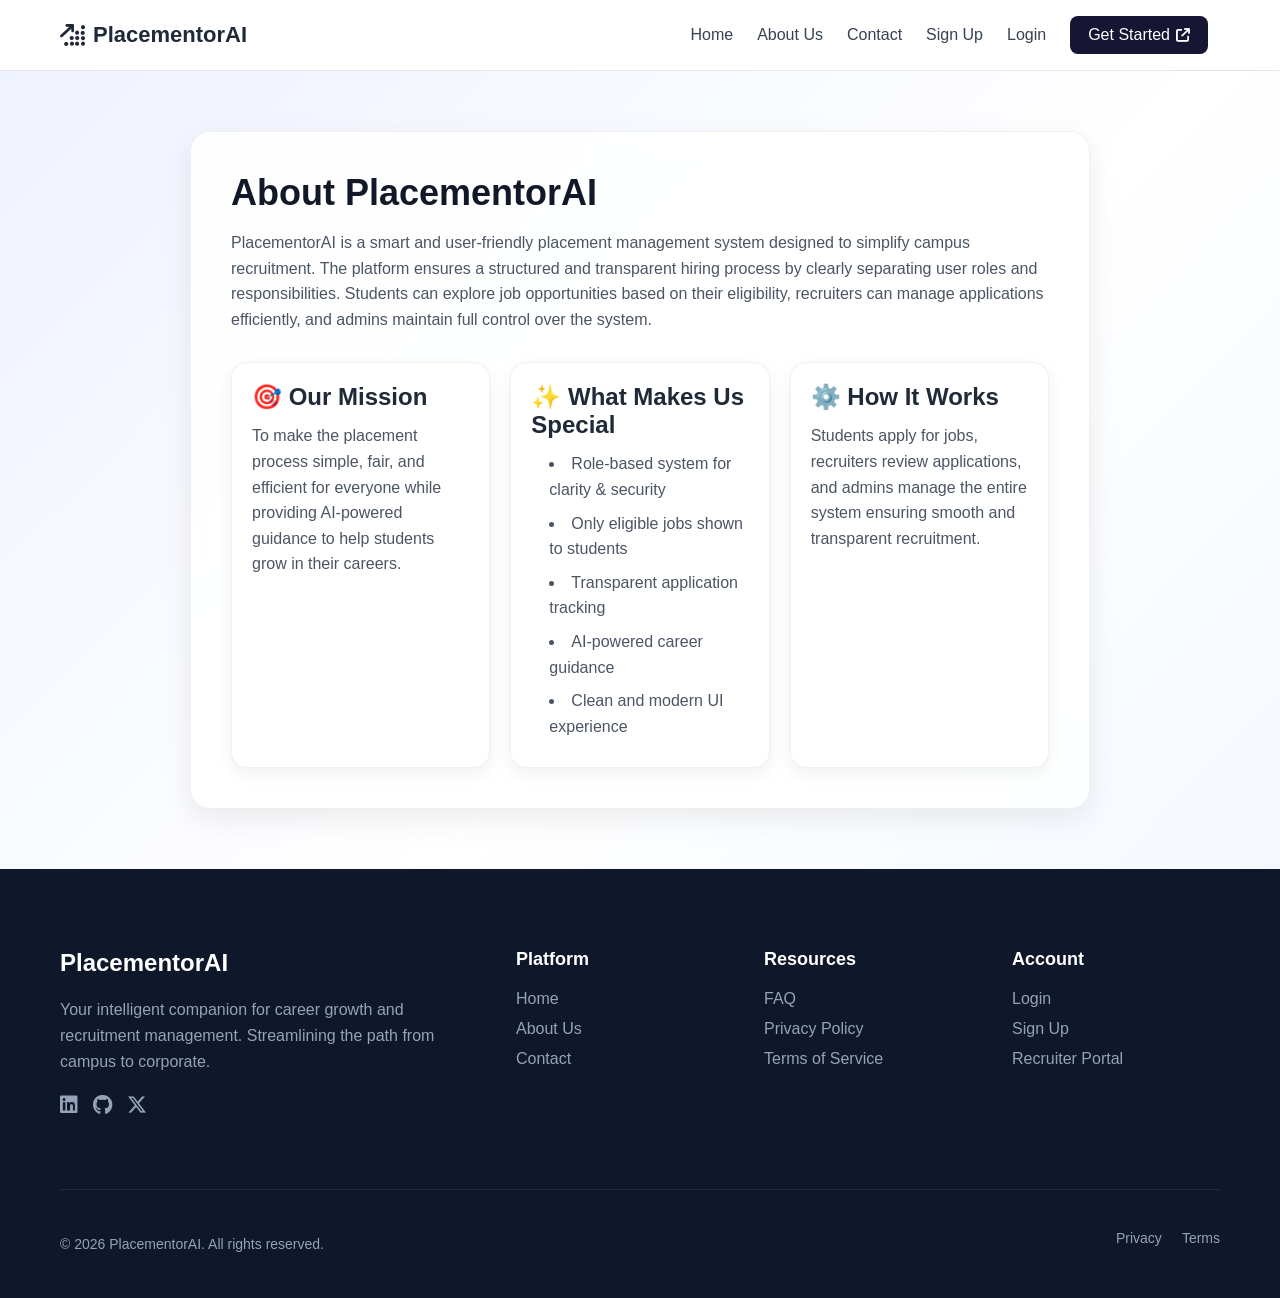
<file: frontend/About.html>
<!DOCTYPE html>
<html lang="en">
<head>
  <meta charset="UTF-8" />
  <meta name="viewport" content="width=device-width, initial-scale=1.0"/>
  <title>PlacementorAI - About Us</title>
  <link rel="stylesheet" href="https://cdnjs.cloudflare.com/ajax/libs/font-awesome/6.5.0/css/all.min.css">

  <style>
    /* BASE */
    * { margin: 0; padding: 0; box-sizing: border-box; font-family: Inter, sans-serif; }
    body { background: linear-gradient(to bottom right, #eef2ff, #ffffff, #eff6ff); color: #1f2937; }
    .container { max-width: 1200px; margin: auto; padding: 0 20px; }

    /* HEADER & RESPONSIVE NAVBAR */
    .header { background: #fff; padding: 16px 0; border-bottom: 1px solid #e5e7eb; position: sticky; top: 0; z-index: 1000; }
    .nav { display: flex; justify-content: space-between; align-items: center; }
    .logo { font-size: 22px; font-weight: 700; display: flex; align-items: center; gap: 8px; }
    
    /* Navigation Menu Links Wrapper */
    .nav-menu { display: flex; align-items: center; }
    .nav-menu a { margin: 0 12px; text-decoration: none; color: #374151; font-weight: 500; transition: color 0.2s; }
    .nav-menu a:hover { color: #4f46e5; }
    .login { color: #4f46e5; }
    
    .btn { padding: 10px 18px; border-radius: 8px; border: none; cursor: pointer; font-weight: 500; display: inline-flex; align-items: center; text-decoration: none; }
    .primary { background: #161533; color: #fff !important; }
    .primary:hover { background: #23214d; color: #fff !important; }
    .secondary { background: #e5e7eb; color: #374151; }

    /* Mobile Hamburger Menu Toggle Button Button */
    .menu-toggle { display: none; background: none; border: none; font-size: 24px; color: #374151; cursor: pointer; }

    /* HERO */
    .hero { display: grid; grid-template-columns: 1fr 1fr; gap: 50px; padding: 80px 0; align-items: center; }
    .badge { display: inline-block; background: #e0e7ff; color: #4338ca; padding: 6px 14px; border-radius: 999px; margin-bottom: 20px; font-weight: 500; }
    .hero h1 { font-size: 42px; line-height: 1.2; margin-bottom: 20px; font-weight: 700; }
    .hero p { font-size: 18px; color: #6b7280; line-height: 1.5; }

    .features { display: grid; grid-template-columns: repeat(2,1fr); gap: 16px; margin: 30px 0; }
    .feature {
      display: flex;
      gap: 12px;
      background: #fff;
      padding: 14px;
      border-radius: 12px;
      align-items: center;
      transition: transform 0.2s ease, box-shadow 0.2s ease;
    }

    .feature:hover {
      transform: translateY(-3px);
      box-shadow: 0 8px 20px rgba(0,0,0,0.08);
    }    
    .feature h4 { font-size: 16px; font-weight: 600; margin-bottom: 4px; }
    .feature p { font-size: 14px; color: #6b7280; }

    .cta { display: flex; gap: 14px; margin-top: 20px; }
    .cta button { flex: 1; text-align: center; }

    /* HERO IMAGE */
    .hero-right { position: relative; top: -8px; }
    .hero-right img {
      width: 100%;
      height: auto;
      max-height: 420px;
      object-fit: cover;
      display: block;
      border-radius: 20px;
    }

    .hero-img-wrapper { position: relative; border-radius: 20px; overflow: hidden; }
    .hero-img-wrapper::after {
      content: "";
      position: absolute;
      inset: 0;
      background: linear-gradient(
        to bottom right,
        rgba(79,70,229,0.08),
        rgba(255,255,255,0.02)
      );
    }

    .stats-card { position: absolute; bottom: -32px; left: -32px; background: #ffffff; padding: 16px 20px; border-radius: 14px; display: flex; align-items: center; gap: 12px; box-shadow: 0 12px 24px rgba(0,0,0,0.12); z-index: 10; }
    .stats-card strong { font-size: 24px; font-weight: 700; color: #111827; }
    .stats-card span { display: block; font-size: 14px; color: #6b7280; }
    .stats-card div { text-align: center; }

    /* FOOTER */
    footer { background: #0f172a; color: #f8fafc; padding: 80px 0 40px; }
    .footer-grid { display: grid; grid-template-columns: 2fr 1fr 1fr 1fr; gap: 40px; margin-bottom: 60px; }
    footer h3 { font-size: 24px; margin-bottom: 20px; color: #fff; }
    footer h4 { font-size: 18px; margin-bottom: 20px; color: #fff; }
    footer p { color: #94a3b8; line-height: 1.6; }
    footer a { color: #94a3b8; text-decoration: none; margin-bottom: 12px; display: block; transition: color 0.2s; }
    footer a:hover { color: #4f46e5; }
    .footer-social { display: flex; gap: 15px; margin-top: 20px; }
    .footer-social a { font-size: 20px; color: #94a3b8; }
    .footer-social a:hover { color: #fff; }
    .footer-bottom { border-top: 1px solid #1e293b; padding-top: 40px; display: flex; justify-content: space-between; align-items: center; color: #64748b; font-size: 14px; }
    .copyright { margin-top: 0; }

    /* DOCUMENTATION PORTAL */
    .portal-overlay { position: fixed; inset: 0; background: rgba(15, 23, 42, 0.8); backdrop-filter: blur(8px); z-index: 2000; display: none; align-items: center; justify-content: center; padding: 20px; }
    .portal-content { background: rgba(255, 255, 255, 0.98); width: 100%; max-width: 800px; max-height: 90vh; border-radius: 24px; overflow: hidden; display: flex; flex-direction: column; box-shadow: 0 25px 50px -12px rgba(0, 0, 0, 0.5); border: 1px solid rgba(255, 255, 255, 0.3); animation: slideUp 0.4s ease-out; }
    @keyframes slideUp { from { transform: translateY(30px); opacity: 0; } to { transform: translateY(0); opacity: 1; } }
    .portal-header { padding: 24px 32px; border-bottom: 1px solid #e2e8f0; display: flex; justify-content: space-between; align-items: center; }
    .portal-nav { display: flex; gap: 12px; padding: 12px 32px; background: #f8fafc; border-bottom: 1px solid #e2e8f0; }
    .portal-nav-btn { background: none; border: none; padding: 8px 16px; border-radius: 8px; cursor: pointer; font-weight: 500; color: #64748b; transition: all 0.2s; }
    .portal-nav-btn.active { background: #4f46e5; color: #fff; }
    .portal-body { padding: 32px; overflow-y: auto; color: #334155; line-height: 1.7; }
    .portal-body h2 { margin-bottom: 16px; color: #0f172a; font-size: 24px; }
    .portal-body section { margin-bottom: 32px; }
    .portal-body section h3 { font-size: 18px; margin-bottom: 12px; color: #1e293b; }
    .close-portal { cursor: pointer; font-size: 24px; color: #64748b; transition: color 0.2s; }
    .close-portal:hover { color: #ef4444; }

    /* MODAL */
    .modal { position: fixed; inset: 0; display: none; background: rgba(0,0,0,0.5); align-items: center; justify-content: center; z-index: 1000; }
    .modal-box { background: #fff; padding: 30px; border-radius: 16px; width: 360px; }
    .modal-box input { width: 100%; padding: 10px; margin: 10px 0; }
    .modal-actions { display: flex; gap: 10px; margin-top: 20px; }

    .btn i { margin-left: 6px; font-size: 14px; }
    footer h3, footer h4 { color: #ffffff; }

    .feature-wide {
      grid-column: span 2;
      background: #ffffff;
      padding: 18px 22px;
      border-radius: 14px;
      display: flex;
      align-items: center;
      gap: 14px;
      cursor: pointer;
      transition: transform 0.2s ease, box-shadow 0.2s ease;
    }
    .feature-wide:hover { transform: translateY(-3px); box-shadow: 0 10px 24px rgba(0,0,0,0.08); }
    .feature-wide:hover .fa-arrow-right { transform: translateX(4px); transition: transform 0.2s ease; }
    
    @media (min-width: 1025px) {
      .feature-wide--big { width: calc(100% + 0px); margin-left: 0px; }
    }

    .feature-wide h4 { font-size: 16px; font-weight: 600; margin-bottom: 4px; }
    .feature-wide p { font-size: 14px; color: #6b7280; }
    .ai-icon { color: #4c45ce; background: #eef2ff; padding: 8px; border-radius: 8px; font-size: 16px; }

    /* ABOUT CONTENT TYPOGRAPHY FIXES */
    #about h1 { font-size: 36px; font-weight: 700; margin-bottom: 16px; color: #111827; }
    #about h2 { font-size: 24px; font-weight: 600; margin-bottom: 12px; color: #1f2937; }
    #about p { font-size: 16px; line-height: 1.6; color: #4b5563; margin-bottom: 16px; }
    #about ul li { font-size: 16px; color: #4b5563; margin-bottom: 8px; list-style-position: inside; }

    /* RESPONSIVE BREAKPOINTS WITH MOBILE DROPDOWN NAVIGATION FIX */
    @media (max-width: 768px) {
      .menu-toggle { display: block; }
      
      .nav-menu {
        display: none;
        flex-direction: column;
        position: absolute;
        top: 100%;
        left: 0;
        width: 100%;
        background: #ffffff;
        padding: 20px;
        box-shadow: 0 8px 16px rgba(0,0,0,0.1);
        border-top: 1px solid #f3f4f6;
        gap: 16px;
        text-align: center;
      }
      
      .nav-menu.active { display: flex; }
      .nav-menu a { margin: 8px 0; width: 100%; font-size: 16px; }
      .nav-menu .btn { width: 100%; justify-content: center; }

      .hero { grid-template-columns: 1fr; gap: 30px; text-align: center; }
      .hero-left { order: 2; }
      .hero-right { order: 1; }
      .features { grid-template-columns: 1fr; }
      .feature-wide { grid-column: span 1; }
      .cta { flex-direction: column; }
      .stats-card { left: 50%; transform: translateX(-50%); bottom: -24px; }

      .footer-grid { grid-template-columns: 1fr 1fr; }
      .footer-bottom { flex-direction: column; gap: 20px; text-align: center; }
      
      #about h1 { font-size: 28px; }
      #about h2 { font-size: 20px; }
    }

    @media (max-width: 480px) {
      .footer-grid { grid-template-columns: 1fr; }
    }
    .about-card {
  background: rgba(255, 255, 255, 0.85);
  backdrop-filter: blur(12px);
  border: 1px solid rgba(0, 0, 0, 0.06);
  border-radius: 20px;
  padding: 40px;
  margin: 60px auto;
  max-width: 900px;
  box-shadow: 0 10px 30px rgba(0,0,0,0.08);
  transition: all 0.3s ease;
  position: relative;
  overflow: hidden;
}

/* hover effect */
.about-card:hover {
  transform: translateY(-8px);
  box-shadow: 0 18px 45px rgba(79, 70, 229, 0.2);
  border: 1px solid rgba(79, 70, 229, 0.3);
}

/* subtle glow animation */
.about-card::before {
  content: "";
  position: absolute;
  top: -50%;
  left: -50%;
  width: 200%;
  height: 200%;
  background: radial-gradient(circle, rgba(79,70,229,0.08), transparent 60%);
  transform: rotate(25deg);
  opacity: 0;
  transition: opacity 0.4s ease;
}

.about-card:hover::before {
  opacity: 1;
}
.about-grid {
  display: grid;
  grid-template-columns: repeat(auto-fit, minmax(250px, 1fr));
  gap: 20px;
  margin-top: 30px;
}

.about-box {
  background: #ffffff;
  border-radius: 16px;
  padding: 20px;
  border: 1px solid rgba(0,0,0,0.06);
  box-shadow: 0 6px 18px rgba(0,0,0,0.06);
  transition: all 0.3s ease;
  position: relative;
  overflow: hidden;
}

/* hover effect */
.about-box:hover {
  transform: translateY(-6px);
  box-shadow: 0 12px 30px rgba(79, 70, 229, 0.2);
  border: 1px solid rgba(79, 70, 229, 0.3);
}

/* heading styling */
.about-box h2 {
  font-size: 18px;
  margin-bottom: 10px;
  color: #111827;
}

/* text */
.about-box p,
.about-box ul li {
  font-size: 14px;
  color: #4b5563;
  line-height: 1.6;
}

/* remove default spacing */
.about-box ul {
  padding-left: 18px;
}
  </style>
</head>
<body>

<header class="header">
  <div class="container nav" style="position: relative;">
    <div class="logo">
      <i class="fa-solid fa-arrow-up-right-dots"></i> 
      <span>PlacementorAI</span>
    </div>
    
    <button class="menu-toggle" id="mobile-menu-btn" aria-label="Toggle Navigation Menu">
      <i class="fa-solid fa-bars" id="menu-icon"></i>
    </button>

    <nav class="nav-menu" id="nav-links-target">
      <a href="index.html">Home</a>
      <a href="About.html">About Us</a>
      <a href="contact.html">Contact</a>
      <a href="register.html">Sign Up</a>
      <a href="login.html" class="login">Login</a>
      <a href="register.html" class="btn primary" style="color: #ffffff !important;">
        Get Started
        <i class="fa-solid fa-arrow-up-right-from-square" style="color: #ffffff !important;"></i>
      </a>    
    </nav>
  </div>
</header>

<section id="about">
  <div class="container">
    
    <div class="about-card">

  <h1>About PlacementorAI</h1>
  <p>
    PlacementorAI is a smart and user-friendly placement management system designed to simplify campus recruitment.
    The platform ensures a structured and transparent hiring process by clearly separating user roles and responsibilities. Students can explore job opportunities based on their eligibility, recruiters can manage applications efficiently, and admins maintain full control over the system.
  </p>

  <div class="about-grid">

    <!-- Mission -->
    <div class="about-box">
      <h2>🎯 Our Mission</h2>
      <p>
        To make the placement process simple, fair, and efficient for everyone while providing AI-powered guidance to help students grow in their careers.
        
      </p>
    </div>

    <!-- Special -->
    <div class="about-box">
      <h2>✨ What Makes Us Special</h2>
      <ul>
        <li>Role-based system for clarity & security</li>
        <li>Only eligible jobs shown to students</li>
        <li>Transparent application tracking</li>
        <li>AI-powered career guidance</li>
        <li>Clean and modern UI experience</li>
      </ul>
    </div>

    <!-- How it works -->
    <div class="about-box">
      <h2>⚙️ How It Works</h2>
      <p>
        Students apply for jobs, recruiters review applications, and admins manage the entire system ensuring smooth and transparent recruitment.
      </p>
    </div>

  </div>

</div>

  </div>
</section>

<footer>
  <div class="container">
    <div class="footer-grid">
      <div>
        <h3>PlacementorAI</h3>
        <p>Your intelligent companion for career growth and recruitment management. Streamlining the path from campus to corporate.</p>
        <div class="footer-social">
          <a href="#"><i class="fa-brands fa-linkedin"></i></a>
          <a href="#"><i class="fa-brands fa-github"></i></a>
          <a href="#"><i class="fa-brands fa-x-twitter"></i></a>
        </div>
      </div>
      <div>
        <h4>Platform</h4>
        <a href="index.html">Home</a>
        <a href="About.html">About Us</a>
        <a href="contact.html">Contact</a>
      </div>
      <div>
        <h4>Resources</h4>
        <a href="javascript:void(0)" onclick="openPortal('faq')">FAQ</a>
        <a href="javascript:void(0)" onclick="openPortal('privacy')">Privacy Policy</a>
        <a href="javascript:void(0)" onclick="openPortal('terms')">Terms of Service</a>
      </div>
      <div>
        <h4>Account</h4>
        <a href="login.html">Login</a>
        <a href="register.html">Sign Up</a>
        <a href="register.html">Recruiter Portal</a>
      </div>
    </div>
    <div class="footer-bottom">
      <p class="copyright">&copy; 2026 PlacementorAI. All rights reserved.</p>
      <div style="display: flex; gap: 20px;">
        <a href="javascript:void(0)" onclick="openPortal('privacy')">Privacy</a>
        <a href="javascript:void(0)" onclick="openPortal('terms')">Terms</a>
      </div>
    </div>
  </div>
</footer>

<div id="portal-overlay" class="portal-overlay">
  <div class="portal-content">
    <div class="portal-header">
      <h2 id="portal-title">Documentation Portal</h2>
      <i class="fa-solid fa-xmark close-portal" onclick="closePortal()"></i>
    </div>
    <div class="portal-nav">
      <button class="portal-nav-btn" id="btn-faq" onclick="switchPortalTab('faq')">FAQ</button>
      <button class="portal-nav-btn" id="btn-privacy" onclick="switchPortalTab('privacy')">Privacy</button>
      <button class="portal-nav-btn" id="btn-terms" onclick="switchPortalTab('terms')">Terms</button>
    </div>
    <div class="portal-body" id="portal-body">
      </div>
  </div>
</div>

<div id="modal" class="modal">
  <div class="modal-box">
    <h2 id="modal-title">Login</h2>
    <form onsubmit="login(event)">
      <input type="email" placeholder="Email" required />
      <input type="password" placeholder="Password" required />
      <div class="modal-actions">
        <button class="btn primary" type="submit">Login</button>
        <button class="btn secondary" type="button" onclick="closeModal()">Cancel</button>
      </div>
    </form>
  </div>
</div>

<script>
  // Mobile Hamburger Toggle Logic
  const mobileMenuBtn = document.getElementById('mobile-menu-btn');
  const navLinksTarget = document.getElementById('nav-links-target');
  const menuIcon = document.getElementById('menu-icon');

  mobileMenuBtn.addEventListener('click', () => {
    navLinksTarget.classList.toggle('active');
    
    if(navLinksTarget.classList.contains('active')) {
      menuIcon.classList.remove('fa-bars');
      menuIcon.classList.add('fa-xmark');
    } else {
      menuIcon.classList.remove('fa-xmark');
      menuIcon.classList.add('fa-bars');
    }
  });

  // Modal JS
  const modal = document.getElementById("modal");
  const title = document.getElementById("modal-title");

  function openModal(type) {
    title.innerText = type === "student" ? "Student Login" : "Recruiter Login";
    modal.style.display = "flex";
  }

  function closeModal() { modal.style.display = "none"; }

  function login(e) {
    e.preventDefault();
    alert("Login successful (demo)");
    closeModal();
  }

  // DOCUMENTATION PORTAL JS
  const portalOverlay = document.getElementById('portal-overlay');
  const portalBody = document.getElementById('portal-body');
  const portalTitle = document.getElementById('portal-title');

  const portalContent = {
    faq: `
      <h2>Frequently Asked Questions</h2>
      <section>
        <h3>How do I apply for a job?</h3>
        <p>Students can browse the 'Job Listings' section, build their profile, and click 'Apply' on any open position.</p>
      </section>
      <section>
        <h3>How do recruiters post jobs?</h3>
        <p>Recruiters can sign up for a Recruiter account and access their dedicated dashboard to post and manage job listings.</p>
      </section>
      <section>
        <h3>Is my data secure?</h3>
        <p>Yes, we use industry-standard encryption and follow best practices to ensure your personal and academic data remains private.</p>
      </section>
    `,
    privacy: `
      <h2>Privacy Policy</h2>
      <section>
        <h3>Data Collection</h3>
        <p>We collect information necessary to facilitate the recruitment process, including names, emails, and academic records.</p>
      </section>
      <section>
        <h3>Data Usage</h3>
        <p>Your data is only shared with recruiters of companies you explicitly apply to. We do not sell your data to third parties.</p>
      </section>
    `,
    terms: `
      <h2>Terms of Service</h2>
      <section>
        <h3>User Agreement</h3>
        <p>By using PlacementorAI, you agree to provide accurate information and follow our community guidelines.</p>
      </section>
      <section>
        <h3>Platform Usage</h3>
        <p>PlacementorAI is a facilitator. We do not guarantee employment but provide the tools to improve your placement chances.</p>
      </section>
    `
  };

  function openPortal(tab) {
    portalOverlay.style.display = 'flex';
    switchPortalTab(tab);
  }

  function closePortal() {
    portalOverlay.style.display = 'none';
  }

  function switchPortalTab(tab) {
    portalBody.innerHTML = portalContent[tab];
    document.querySelectorAll('.portal-nav-btn').forEach(btn => btn.classList.remove('active'));
    document.getElementById('btn-' + tab).classList.add('active');
    const titles = { faq: 'FAQ', privacy: 'Privacy Policy', terms: 'Terms of Service' };
    portalTitle.innerText = titles[tab];
  }

  portalOverlay.addEventListener('click', (e) => {
    if (e.target === portalOverlay) closePortal();
  });
</script>
<script src="https://cdn.botpress.cloud/webchat/v3.5/inject.js"></script>
<script src="https://files.bpcontent.cloud/2026/01/29/16/20260129163015-0ZV4O3BK.js" defer></script>

</body>
</html>
</file>
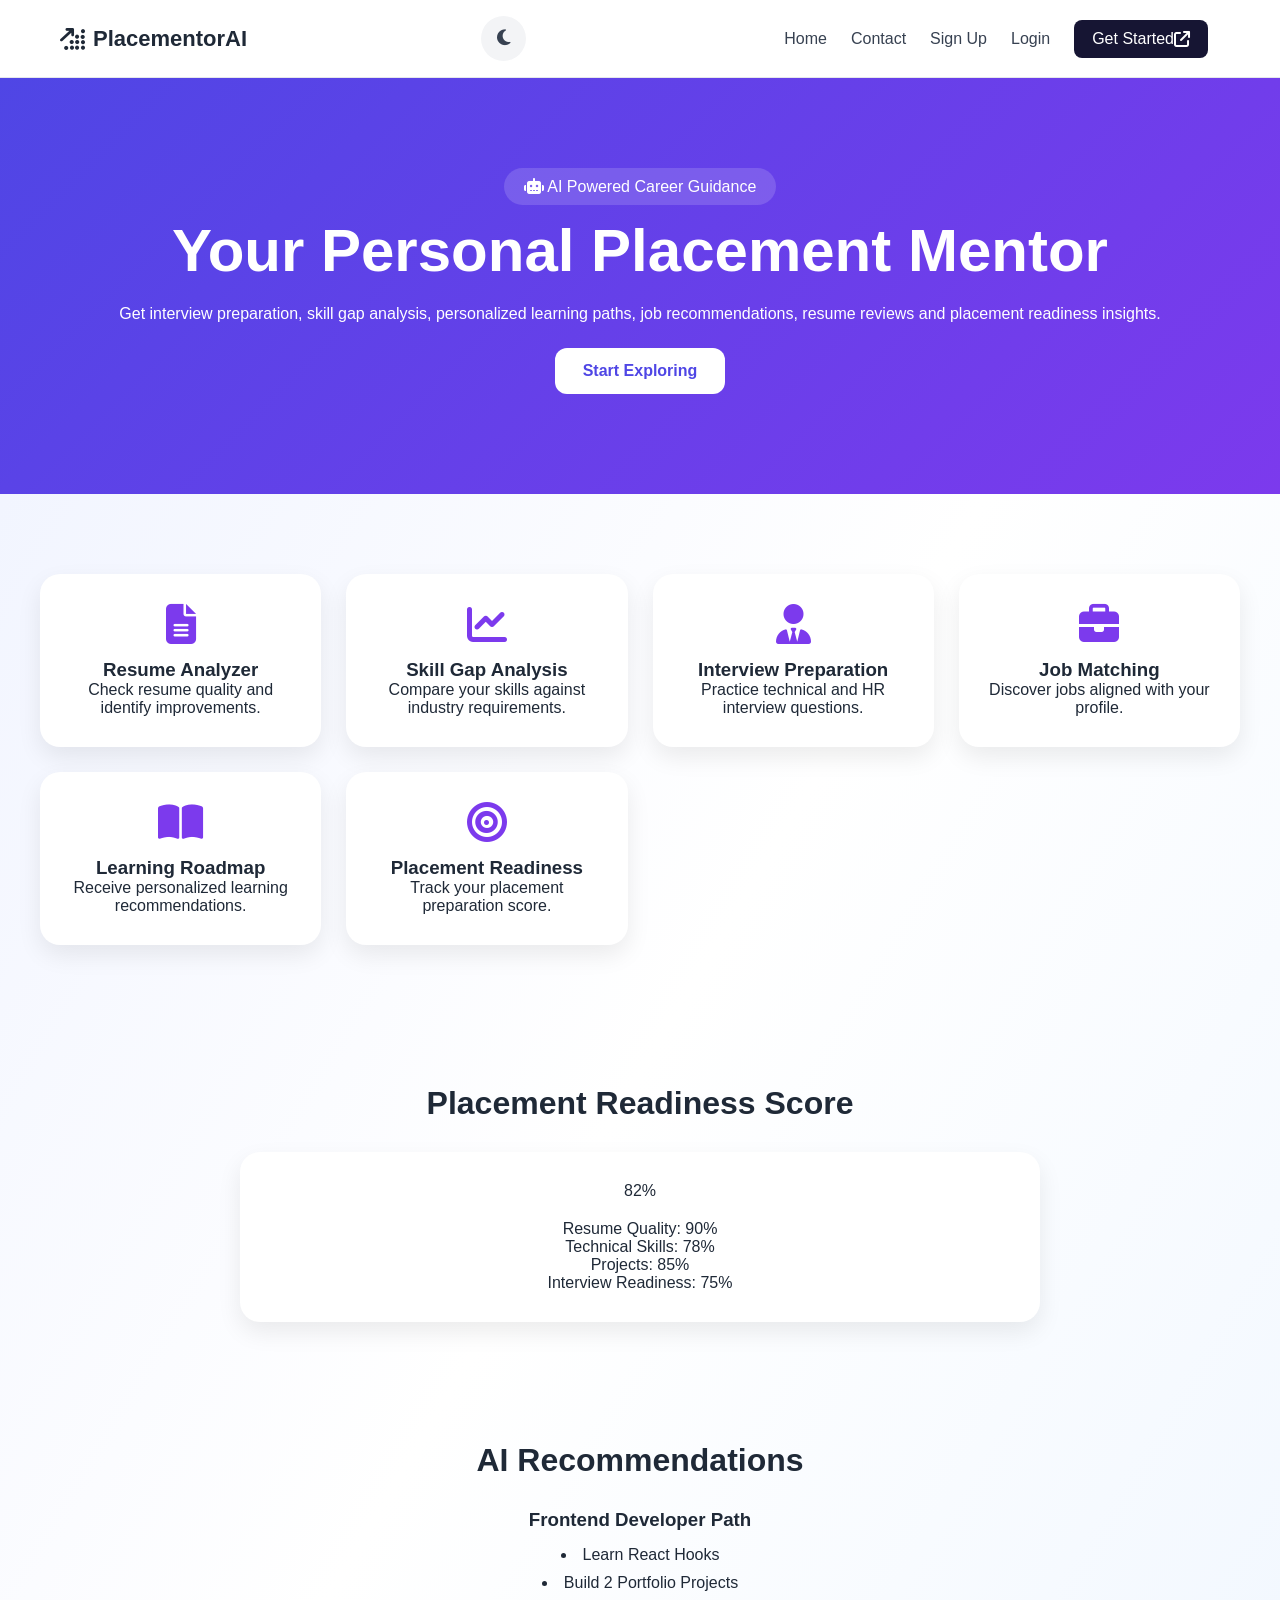
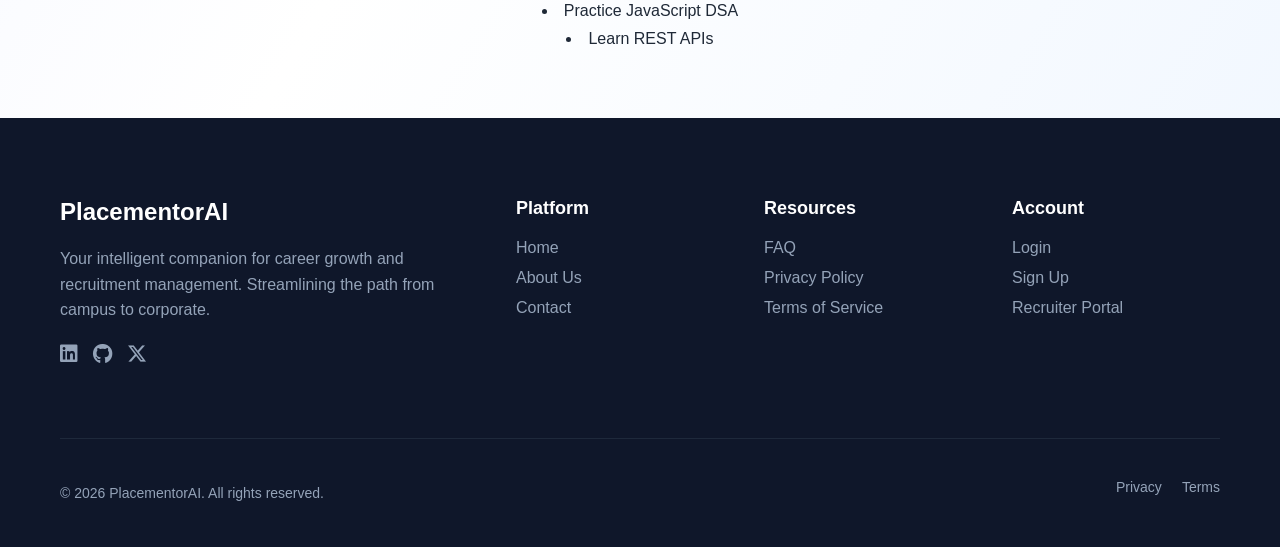
<file: frontend/ai-assistant.html>
<!DOCTYPE html>
<html lang="en">
<head>
    <meta charset="UTF-8">
    <meta name="viewport" content="width=device-width, initial-scale=1.0">
    <title>AI-Powered assistance</title>

<link rel="stylesheet"
href="https://cdnjs.cloudflare.com/ajax/libs/font-awesome/6.5.0/css/all.min.css">
    <link rel="stylesheet" href="style.css">

    <style>
        /* Theme Toggle Button */

.theme-toggle{
    width:42px;
    height:42px;
    border:none;
    border-radius:50%;
    cursor:pointer;
    background:#f3f4f6;
    font-size:18px;
    transition:.3s;
}

.theme-toggle:hover{
    transform:rotate(15deg);
}
/* Dark Mode */

body.dark-mode{
    background:#0f172a;
    color:#f8fafc;
}

body.dark-mode .resume-form,
body.dark-mode .resume-preview{
    background:#1e293b;
    color:#f8fafc;
}

body.dark-mode .resume-form input,
body.dark-mode .resume-form textarea{
    background:#334155;
    border:1px solid #475569;
    color:white;
}

body.dark-mode .resume-form input::placeholder,
body.dark-mode .resume-form textarea::placeholder{
    color:#cbd5e1;
}

body.dark-mode h1,
body.dark-mode h2,
body.dark-mode h3{
    color:white;
}

body.dark-mode hr{
    border-color:#475569;
}
.ai-hero{
    padding:100px 20px;
    text-align:center;
    background:linear-gradient(
        135deg,
        #4f46e5,
        #7c3aed
    );
    color:white;
}

.ai-hero h1{
    font-size:60px;
    margin:20px 0;
}

.ai-tag{
    background:rgba(255,255,255,.15);
    padding:10px 20px;
    border-radius:999px;
}

.start-btn{
    display:inline-block;
    margin-top:25px;
    padding:14px 28px;
    background:white;
    color:#4f46e5;
    text-decoration:none;
    border-radius:12px;
    font-weight:600;
}

.tools-section{
    display:grid;
    grid-template-columns:repeat(auto-fit,minmax(250px,1fr));
    gap:25px;
    padding:80px 40px;
}

.tool-card{
    background:white;
    border-radius:20px;
    padding:30px;
    text-align:center;
    box-shadow:0 10px 25px rgba(0,0,0,.08);
    transition:.3s;
}

.tool-card:hover{
    transform:translateY(-10px);
}

.tool-card i{
    font-size:40px;
    color:#7c3aed;
    margin-bottom:15px;
}

.score-card{
    background: white;
    padding: 30px;
    border-radius: 20px;
    box-shadow: 0 10px 25px rgba(0,0,0,.08);

    max-width: 800px;
    margin: 0 auto;

    display: flex;
    flex-direction: column;
    align-items: center;
    gap: 20px;
}
.readiness-section,
.recommendation-section{
    text-align: center;
    padding: 60px 20px;
}

.readiness-section h2,
.recommendation-section h2{
    margin-bottom: 30px;
    font-size: 2rem;
}

.score-card,
.recommendation-card{
    max-width: 800px;
    margin: 0 auto;
}
.recommendation-card ul{
    list-style-position: inside;
    padding: 0;
    margin-top: 15px;
}

.recommendation-card li{
    margin: 10px 0;
}
.readiness-section h2,
.recommendation-section h2{
    text-align: center;
}
.theme-toggle{
    width:45px;
    height:45px;
    border:none;
    border-radius:50%;
    cursor:pointer;
    background:#f3f4f6;
    color:#374151;
    font-size:18px;
    transition:all .3s ease;
}

.theme-toggle:hover{
    transform:rotate(15deg);
    background:#e5e7eb;
}
body.dark-mode{
    background:#0f172a;
    color:#f8fafc;
}

body.dark-mode .tool-card,
body.dark-mode .score-card,
body.dark-mode .recommendation-card,
body.dark-mode .question-card{
    background:#1e293b;
    color:#f8fafc;
}

body.dark-mode .tool-card p,
body.dark-mode .score-details p,
body.dark-mode .recommendation-card li{
    color:#cbd5e1;
}

body.dark-mode .tools-section h2,
body.dark-mode .readiness-section h2,
body.dark-mode .recommendation-section h2,
body.dark-mode .interview-preview h2{
    color:white;
}

body.dark-mode .theme-toggle{
    background:#334155;
    color:white;
}
    </style>
    </head>
<body>
    <header class="header">
  <div class="container nav" style="position: relative;">
    <div class="logo">
      <i class="fa-solid fa-arrow-up-right-dots"></i> 
      <span>PlacementorAI</span>
    </div>
    <button id="theme-toggle" class="theme-toggle" aria-label="Toggle Theme">
  <i class="fa-solid fa-moon"></i>
</button>
    <button class="menu-toggle" id="mobile-menu-btn" aria-label="Toggle Navigation Menu">
      <i class="fa-solid fa-bars" id="menu-icon"></i>
    </button>

    <nav class="nav-menu" id="nav-links-target">
      <a href="index.html">Home</a>
      <a href="contact.html">Contact</a>
      <a href="register.html">Sign Up</a>
      <a href="login.html" class="login">Login</a>
      <a href="register.html" class="btn primary" style="color: #ffffff !important;">
        Get Started
        <i class="fa-solid fa-arrow-up-right-from-square" style="color: #ffffff !important;"></i>
      </a>    
    </nav>
  </div>
</header>
    
<section class="ai-hero">
    <div class="container">

        <span class="ai-tag">
            <i class="fa-solid fa-robot"></i>
            AI Powered Career Guidance
        </span>

        <h1>Your Personal Placement Mentor</h1>

        <p>
            Get interview preparation, skill gap analysis,
            personalized learning paths, job recommendations,
            resume reviews and placement readiness insights.
        </p>

        <a href="#tools" class="start-btn">
            Start Exploring
        </a>

    </div>
</section>
<section id="tools" class="tools-section">

    <div class="tool-card">
        <i class="fa-solid fa-file-lines"></i>
        <h3>Resume Analyzer</h3>
        <p>Check resume quality and identify improvements.</p>
    </div>

    <div class="tool-card">
        <i class="fa-solid fa-chart-line"></i>
        <h3>Skill Gap Analysis</h3>
        <p>Compare your skills against industry requirements.</p>
    </div>

    <div class="tool-card">
        <i class="fa-solid fa-user-tie"></i>
        <h3>Interview Preparation</h3>
        <p>Practice technical and HR interview questions.</p>
    </div>

    <div class="tool-card">
        <i class="fa-solid fa-briefcase"></i>
        <h3>Job Matching</h3>
        <p>Discover jobs aligned with your profile.</p>
    </div>

    <div class="tool-card">
        <i class="fa-solid fa-book-open"></i>
        <h3>Learning Roadmap</h3>
        <p>Receive personalized learning recommendations.</p>
    </div>

    <div class="tool-card">
        <i class="fa-solid fa-bullseye"></i>
        <h3>Placement Readiness</h3>
        <p>Track your placement preparation score.</p>
    </div>

</section>

<section class="readiness-section">

    <h2>Placement Readiness Score</h2>

    <div class="score-card">
        <div class="score-circle">
            82%
        </div>

        <div class="score-details">
            <p>Resume Quality: 90%</p>
            <p>Technical Skills: 78%</p>
            <p>Projects: 85%</p>
            <p>Interview Readiness: 75%</p>
        </div>
    </div>

</section>

<section class="recommendation-section">

    <h2>AI Recommendations</h2>

    <div class="recommendation-card">
        <h3>Frontend Developer Path</h3>

        <ul>
            <li>Learn React Hooks</li>
            <li>Build 2 Portfolio Projects</li>
            <li>Practice JavaScript DSA</li>
            <li>Learn REST APIs</li>
        </ul>
    </div>

</section>


<footer>
  <div class="container">
    <div class="footer-grid">
      <div>
        <h3>PlacementorAI</h3>
        <p>Your intelligent companion for career growth and recruitment management. Streamlining the path from campus to corporate.</p>
        
          <div class="footer-social">
  <a href="https://www.linkedin.com" target="_blank" rel="noopener noreferrer">
    <i class="fa-brands fa-linkedin"></i>
  </a>

  <a href="https://github.com" target="_blank" rel="noopener noreferrer">
    <i class="fa-brands fa-github"></i>
  </a>

  <a href="https://x.com" target="_blank" rel="noopener noreferrer">
    <i class="fa-brands fa-x-twitter"></i>
  </a>
</div>
      </div>
      <div>
        <h4>Platform</h4>
        <a href="index.html">Home</a>
        <a href="About.html">About Us</a>
        <a href="contact.html">Contact</a>
      </div>
      <div>
        <h4>Resources</h4>
        <a href="javascript:void(0)" onclick="openPortal('faq')">FAQ</a>
        <a href="javascript:void(0)" onclick="openPortal('privacy')">Privacy Policy</a>
        <a href="javascript:void(0)" onclick="openPortal('terms')">Terms of Service</a>
      </div>
      <div>
        <h4>Account</h4>
        <a href="login.html">Login</a>
        <a href="register.html">Sign Up</a>
        <a href="register.html">Recruiter Portal</a>
      </div>
    </div>
    <div class="footer-bottom">
      <p class="copyright">&copy; 2026 PlacementorAI. All rights reserved.</p>
      <div style="display: flex; gap: 20px;">
        <a href="javascript:void(0)" onclick="openPortal('privacy')">Privacy</a>
        <a href="javascript:void(0)" onclick="openPortal('terms')">Terms</a>
      </div>
    </div>
  </div>
</footer>
<script>
const themeToggle = document.getElementById("theme-toggle");
const themeIcon = themeToggle.querySelector("i");

/* Load saved theme */
if(localStorage.getItem("theme") === "dark"){
    document.body.classList.add("dark-mode");
    themeIcon.classList.replace("fa-moon", "fa-sun");
}

themeToggle.addEventListener("click", () => {

    document.body.classList.toggle("dark-mode");

    if(document.body.classList.contains("dark-mode")){
        localStorage.setItem("theme", "dark");
        themeIcon.classList.replace("fa-moon", "fa-sun");
    }else{
        localStorage.setItem("theme", "light");
        themeIcon.classList.replace("fa-sun", "fa-moon");
    }

});
</script>
</body>
</html>
</file>
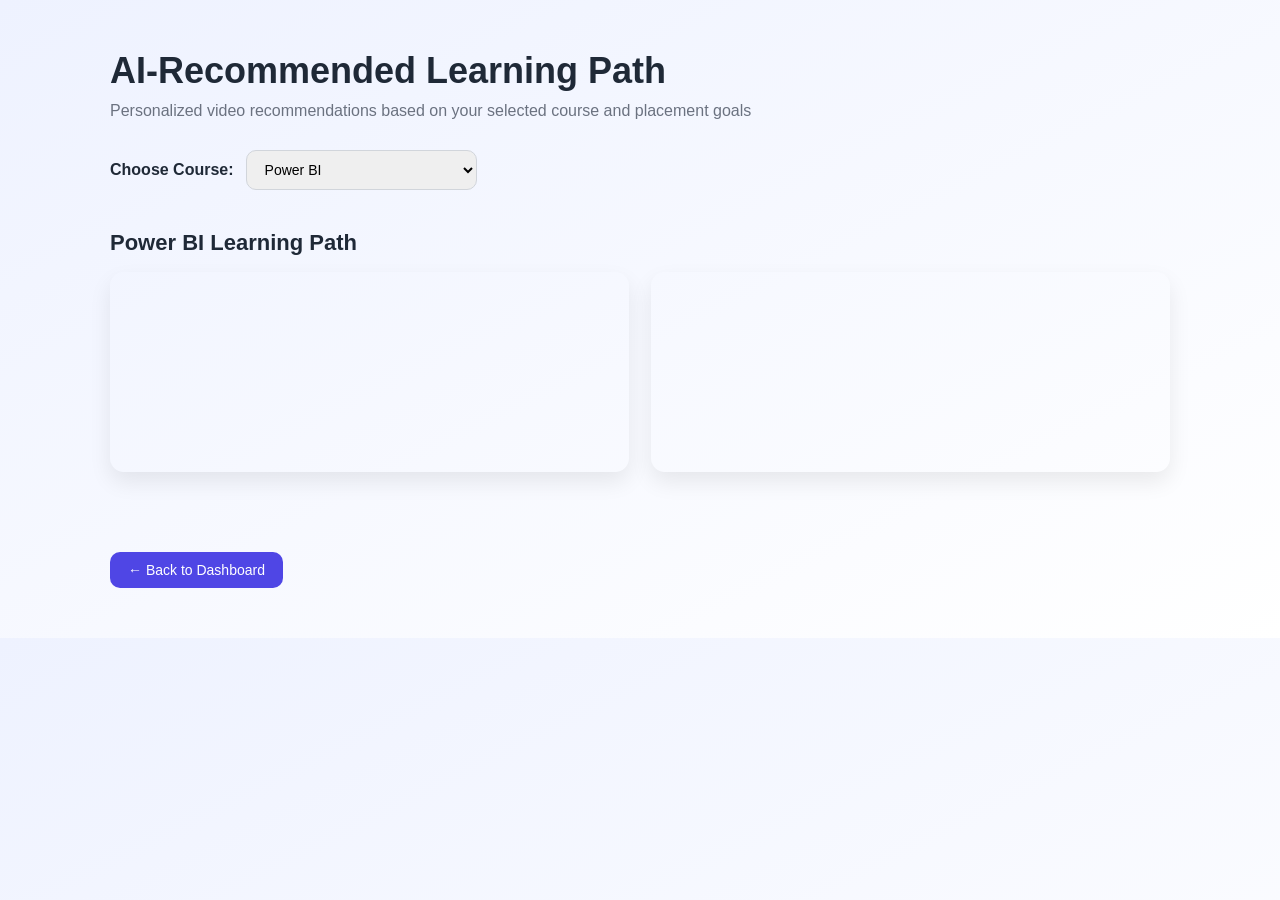
<file: frontend/Recommendations.html>
<!DOCTYPE html>
<html lang="en">
<head>
  <meta charset="UTF-8" />
  <meta name="viewport" content="width=device-width, initial-scale=1.0"/>
  <title>AI Recommendations – PlacementorAI</title>

  <link rel="stylesheet" href="https://cdnjs.cloudflare.com/ajax/libs/font-awesome/6.5.0/css/all.min.css">
  <link rel="stylesheet" href="css/style.css">
  <style>
    * {
      margin: 0;
      padding: 0;
      box-sizing: border-box;
      font-family: Inter, sans-serif;
    }

    body {
      background: linear-gradient(to bottom right, #eef2ff, #ffffff);
      color: #1f2937;
    }

    .container {
      max-width: 1100px;
      margin: auto;
      padding: 50px 20px;
    }

    h1 {
      font-size: 36px;
      margin-bottom: 10px;
    }

    .subtitle {
      color: #6b7280;
      margin-bottom: 30px;
      font-size: 16px;
    }

    /* Course Selection */
    .course-select {
      margin-bottom: 40px;
      display: flex;
      align-items: center;
      gap: 12px;
    }

    .course-select label {
      font-weight: 600;
    }

    .course-select select {
      padding: 10px 14px;
      border-radius: 10px;
      border: 1px solid #d1d5db;
      font-size: 14px;
      outline: none;
    }

    /* Video Sections */
    .section-title {
      font-size: 22px;
      margin-bottom: 16px;
      display: flex;
      align-items: center;
      gap: 8px;
    }

    .videos {
      display: grid;
      grid-template-columns: repeat(auto-fit, minmax(320px, 1fr));
      gap: 22px;
      margin-bottom: 50px;
    }

    iframe {
      width: 100%;
      height: 200px;
      border-radius: 14px;
      border: none;
      box-shadow: 0 10px 22px rgba(0,0,0,0.08);
    }

    /* Back Button */
    .back-btn {
      display: inline-block;
      margin-top: 30px;
      padding: 10px 18px;
      background: #4f46e5;
      color: #ffffff;
      border-radius: 10px;
      text-decoration: none;
      font-size: 14px;
    }

    @media (max-width: 768px) {
      h1 {
        font-size: 28px;
      }
    }
  </style>
</head>
<body>

  <div class="container">

    <h1>AI-Recommended Learning Path</h1>
    <p class="subtitle">
      Personalized video recommendations based on your selected course and placement goals
    </p>

    <!-- Course Selector -->
    <div class="course-select">
      <label for="course">Choose Course:</label>
      <select id="course" onchange="loadVideos()">
        <option value="powerbi">Power BI</option>
        <option value="dsa">Data Structures & Algorithms</option>
        <option value="datascience">Data Science</option>
        <option value="webdev">Web Development</option>
      </select>
    </div>

    <!-- Videos Load Here -->
    <div id="video-section"></div>

    <a href="index.html" class="back-btn">
      ← Back to Dashboard
    </a>

  </div>

  <!-- SCRIPT -->
  <script>
    function loadVideos() {
      const course = document.getElementById("course").value;
      const section = document.getElementById("video-section");

      let content = "";

      if (course === "powerbi") {
        content = `
          <h2 class="section-title"> Power BI Learning Path</h2>
          <div class="videos">
            <iframe src="https://www.youtube.com/embed/TmhQCQr_DCA" allowfullscreen></iframe>
            <iframe src="https://www.youtube.com/embed/AGrl-H87pRU" allowfullscreen></iframe>
          </div>
        `;
      }

      if (course === "dsa") {
        content = `
          <h2 class="section-title"> DSA Learning Path</h2>
          <div class="videos">
            <iframe src="https://www.youtube.com/embed/8hly31xKli0" allowfullscreen></iframe>
            <iframe src="https://www.youtube.com/embed/RBSGKlAvoiM" allowfullscreen></iframe>
          </div>
        `;
      }

      if (course === "datascience") {
        content = `
          <h2 class="section-title"> Data Science Learning Path</h2>
          <div class="videos">
            <iframe src="https://www.youtube.com/embed/X3paOmcrTjQ" allowfullscreen></iframe>
            <iframe src="https://www.youtube.com/embed/ua-CiDNNj30" allowfullscreen></iframe>
          </div>
        `;
      }

      if (course === "webdev") {
        content = `
          <h2 class="section-title"> Web Development Learning Path</h2>
          <div class="videos">
            <iframe src="https://www.youtube.com/embed/HGTJBPNC-Gw" allowfullscreen></iframe>
            <iframe src="https://www.youtube.com/embed/Q33KBiDriJY" allowfullscreen></iframe>
          </div>
        `;
      }

      section.innerHTML = content;
    }

    // Load default videos
    loadVideos();
  </script>

</body>
</html>
</file>
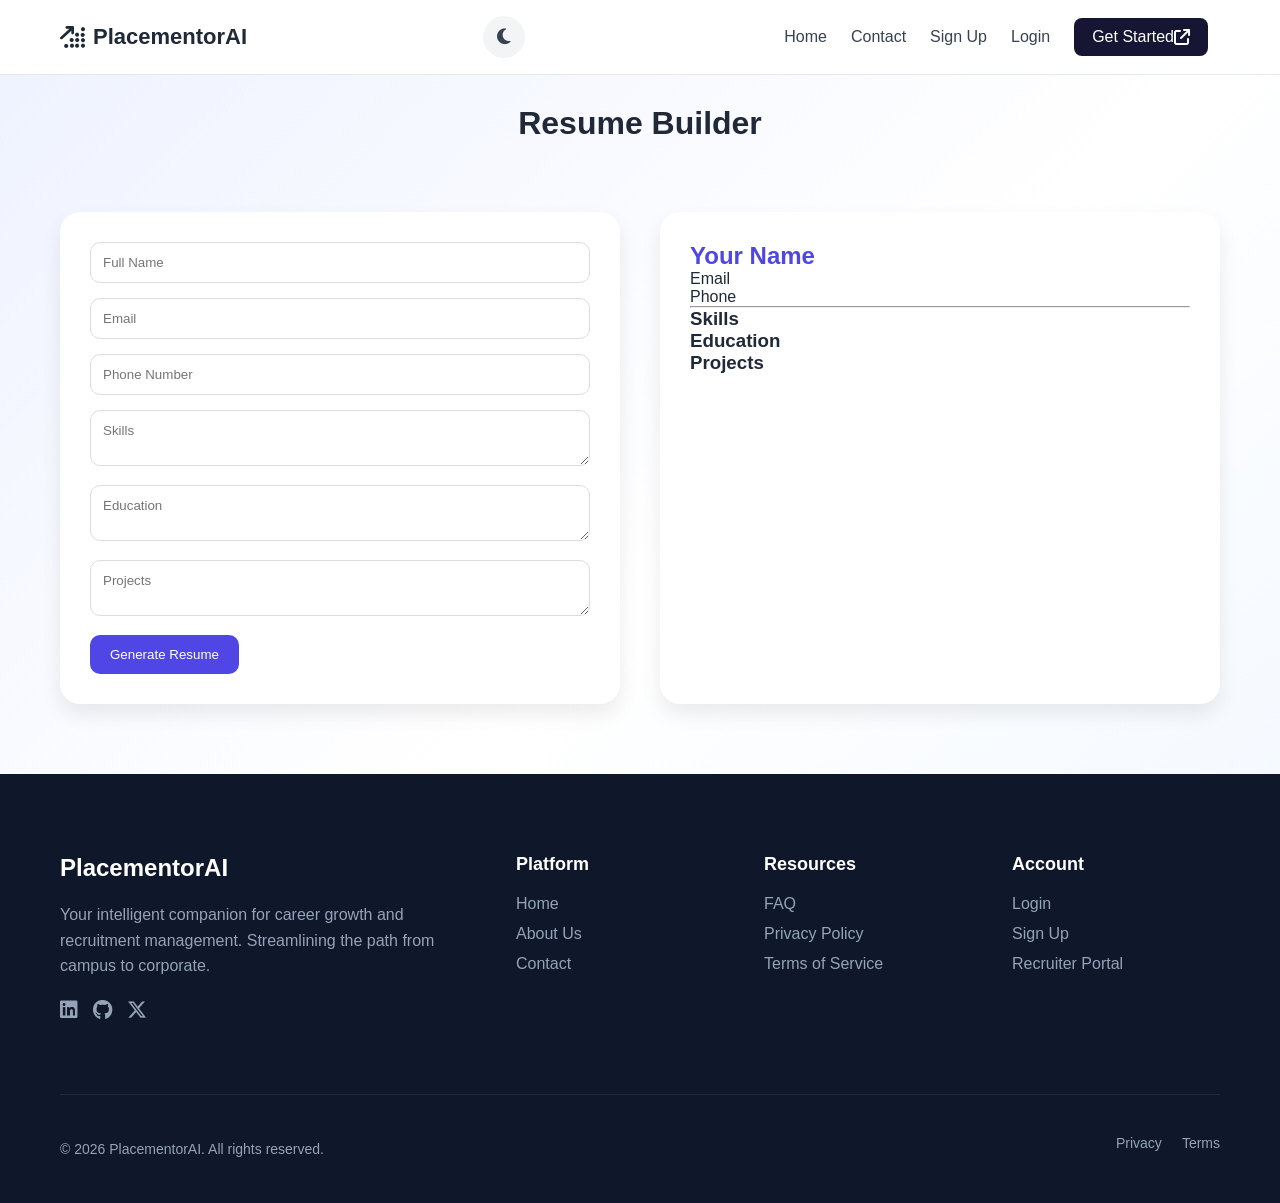
<file: frontend/resume-builder.html>
<!DOCTYPE html>
<html lang="en">
<head>
    <meta charset="UTF-8">
    <meta name="viewport" content="width=device-width, initial-scale=1.0">
    <title>Resume Builder | PlacementorAI</title>
    <link rel="stylesheet"
href="https://cdnjs.cloudflare.com/ajax/libs/font-awesome/6.5.0/css/all.min.css">
    <link rel="stylesheet" href="style.css">

    <style>
        .resume-builder{
            max-width:1200px;
            margin:50px auto;
            display:grid;
            grid-template-columns:1fr 1fr;
            gap:40px;
            padding:20px;
        }

        .resume-form{
            background:white;
            padding:30px;
            border-radius:20px;
            box-shadow:0 10px 20px rgba(0,0,0,.08);
        }

        .resume-form input,
        .resume-form textarea{
            width:100%;
            padding:12px;
            margin-bottom:15px;
            border:1px solid #ddd;
            border-radius:10px;
        }

        .resume-preview{
            background:white;
            padding:30px;
            border-radius:20px;
            box-shadow:0 10px 20px rgba(0,0,0,.08);
        }

        .resume-preview h2{
            color:#4f46e5;
        }

        .generate-btn{
            background:#4f46e5;
            color:white;
            border:none;
            padding:12px 20px;
            border-radius:10px;
            cursor:pointer;
        }
        /* Theme Toggle Button */

.theme-toggle{
    width:42px;
    height:42px;
    border:none;
    border-radius:50%;
    cursor:pointer;
    background:#f3f4f6;
    font-size:18px;
    transition:.3s;
}

.theme-toggle:hover{
    transform:rotate(15deg);
}
/* Dark Mode */

body.dark-mode{
    background:#0f172a;
    color:#f8fafc;
}

body.dark-mode .resume-form,
body.dark-mode .resume-preview{
    background:#1e293b;
    color:#f8fafc;
}

body.dark-mode .resume-form input,
body.dark-mode .resume-form textarea{
    background:#334155;
    border:1px solid #475569;
    color:white;
}

body.dark-mode .resume-form input::placeholder,
body.dark-mode .resume-form textarea::placeholder{
    color:#cbd5e1;
}

body.dark-mode h1,
body.dark-mode h2,
body.dark-mode h3{
    color:white;
}

body.dark-mode hr{
    border-color:#475569;
}
    </style>
</head>
<body>
<header class="header">
  <div class="container nav" style="position: relative;">
    <div class="logo">
      <i class="fa-solid fa-arrow-up-right-dots"></i> 
      <span>PlacementorAI</span>
    </div>
    <button id="theme-toggle" class="theme-toggle" aria-label="Toggle Theme">
  <i class="fa-solid fa-moon"></i>
</button>
    <button class="menu-toggle" id="mobile-menu-btn" aria-label="Toggle Navigation Menu">
      <i class="fa-solid fa-bars" id="menu-icon"></i>
    </button>

    <nav class="nav-menu" id="nav-links-target">
      <a href="index.html">Home</a>
      <a href="contact.html">Contact</a>
      <a href="register.html">Sign Up</a>
      <a href="login.html" class="login">Login</a>
      <a href="register.html" class="btn primary" style="color: #ffffff !important;">
        Get Started
        <i class="fa-solid fa-arrow-up-right-from-square" style="color: #ffffff !important;"></i>
      </a>    
    </nav>
  </div>
</header>
<h1 style="text-align:center;margin-top:30px;">
    Resume Builder
</h1>

<div class="resume-builder">

    <div class="resume-form">

        <input type="text" id="name" placeholder="Full Name">

        <input type="email" id="email" placeholder="Email">

        <input type="text" id="phone" placeholder="Phone Number">

        <textarea id="skills" placeholder="Skills"></textarea>

        <textarea id="education" placeholder="Education"></textarea>

        <textarea id="projects" placeholder="Projects"></textarea>

        <button class="generate-btn" onclick="generateResume()">
            Generate Resume
        </button>

    </div>

    <div class="resume-preview">

        <h2 id="preview-name">Your Name</h2>

        <p id="preview-email">Email</p>

        <p id="preview-phone">Phone</p>

        <hr>

        <h3>Skills</h3>
        <p id="preview-skills"></p>

        <h3>Education</h3>
        <p id="preview-education"></p>

        <h3>Projects</h3>
        <p id="preview-projects"></p>

    </div>

</div>
<footer>
  <div class="container">
    <div class="footer-grid">
      <div>
        <h3>PlacementorAI</h3>
        <p>Your intelligent companion for career growth and recruitment management. Streamlining the path from campus to corporate.</p>
        
          <div class="footer-social">
  <a href="https://www.linkedin.com" target="_blank" rel="noopener noreferrer">
    <i class="fa-brands fa-linkedin"></i>
  </a>

  <a href="https://github.com" target="_blank" rel="noopener noreferrer">
    <i class="fa-brands fa-github"></i>
  </a>

  <a href="https://x.com" target="_blank" rel="noopener noreferrer">
    <i class="fa-brands fa-x-twitter"></i>
  </a>
</div>
      </div>
      <div>
        <h4>Platform</h4>
        <a href="index.html">Home</a>
        <a href="About.html">About Us</a>
        <a href="contact.html">Contact</a>
      </div>
      <div>
        <h4>Resources</h4>
        <a href="javascript:void(0)" onclick="openPortal('faq')">FAQ</a>
        <a href="javascript:void(0)" onclick="openPortal('privacy')">Privacy Policy</a>
        <a href="javascript:void(0)" onclick="openPortal('terms')">Terms of Service</a>
      </div>
      <div>
        <h4>Account</h4>
        <a href="login.html">Login</a>
        <a href="register.html">Sign Up</a>
        <a href="register.html">Recruiter Portal</a>
      </div>
    </div>
    <div class="footer-bottom">
      <p class="copyright">&copy; 2026 PlacementorAI. All rights reserved.</p>
      <div style="display: flex; gap: 20px;">
        <a href="javascript:void(0)" onclick="openPortal('privacy')">Privacy</a>
        <a href="javascript:void(0)" onclick="openPortal('terms')">Terms</a>
      </div>
    </div>
  </div>
</footer>
<script>
function generateResume(){

    document.getElementById("preview-name").innerText =
        document.getElementById("name").value;

    document.getElementById("preview-email").innerText =
        document.getElementById("email").value;

    document.getElementById("preview-phone").innerText =
        document.getElementById("phone").value;

    document.getElementById("preview-skills").innerText =
        document.getElementById("skills").value;

    document.getElementById("preview-education").innerText =
        document.getElementById("education").value;

    document.getElementById("preview-projects").innerText =
        document.getElementById("projects").value;
}
</script>
<script>
const themeToggle = document.getElementById("theme-toggle");
const themeIcon = themeToggle.querySelector("i");

/* Load saved theme */
if(localStorage.getItem("theme") === "dark"){
    document.body.classList.add("dark-mode");
    themeIcon.classList.remove("fa-moon");
    themeIcon.classList.add("fa-sun");
}

themeToggle.addEventListener("click", () => {

    document.body.classList.toggle("dark-mode");

    if(document.body.classList.contains("dark-mode")){
        localStorage.setItem("theme", "dark");

        themeIcon.classList.remove("fa-moon");
        themeIcon.classList.add("fa-sun");
    }
    else{
        localStorage.setItem("theme", "light");

        themeIcon.classList.remove("fa-sun");
        themeIcon.classList.add("fa-moon");
    }
});
</script>
</body>
</html>
</file>
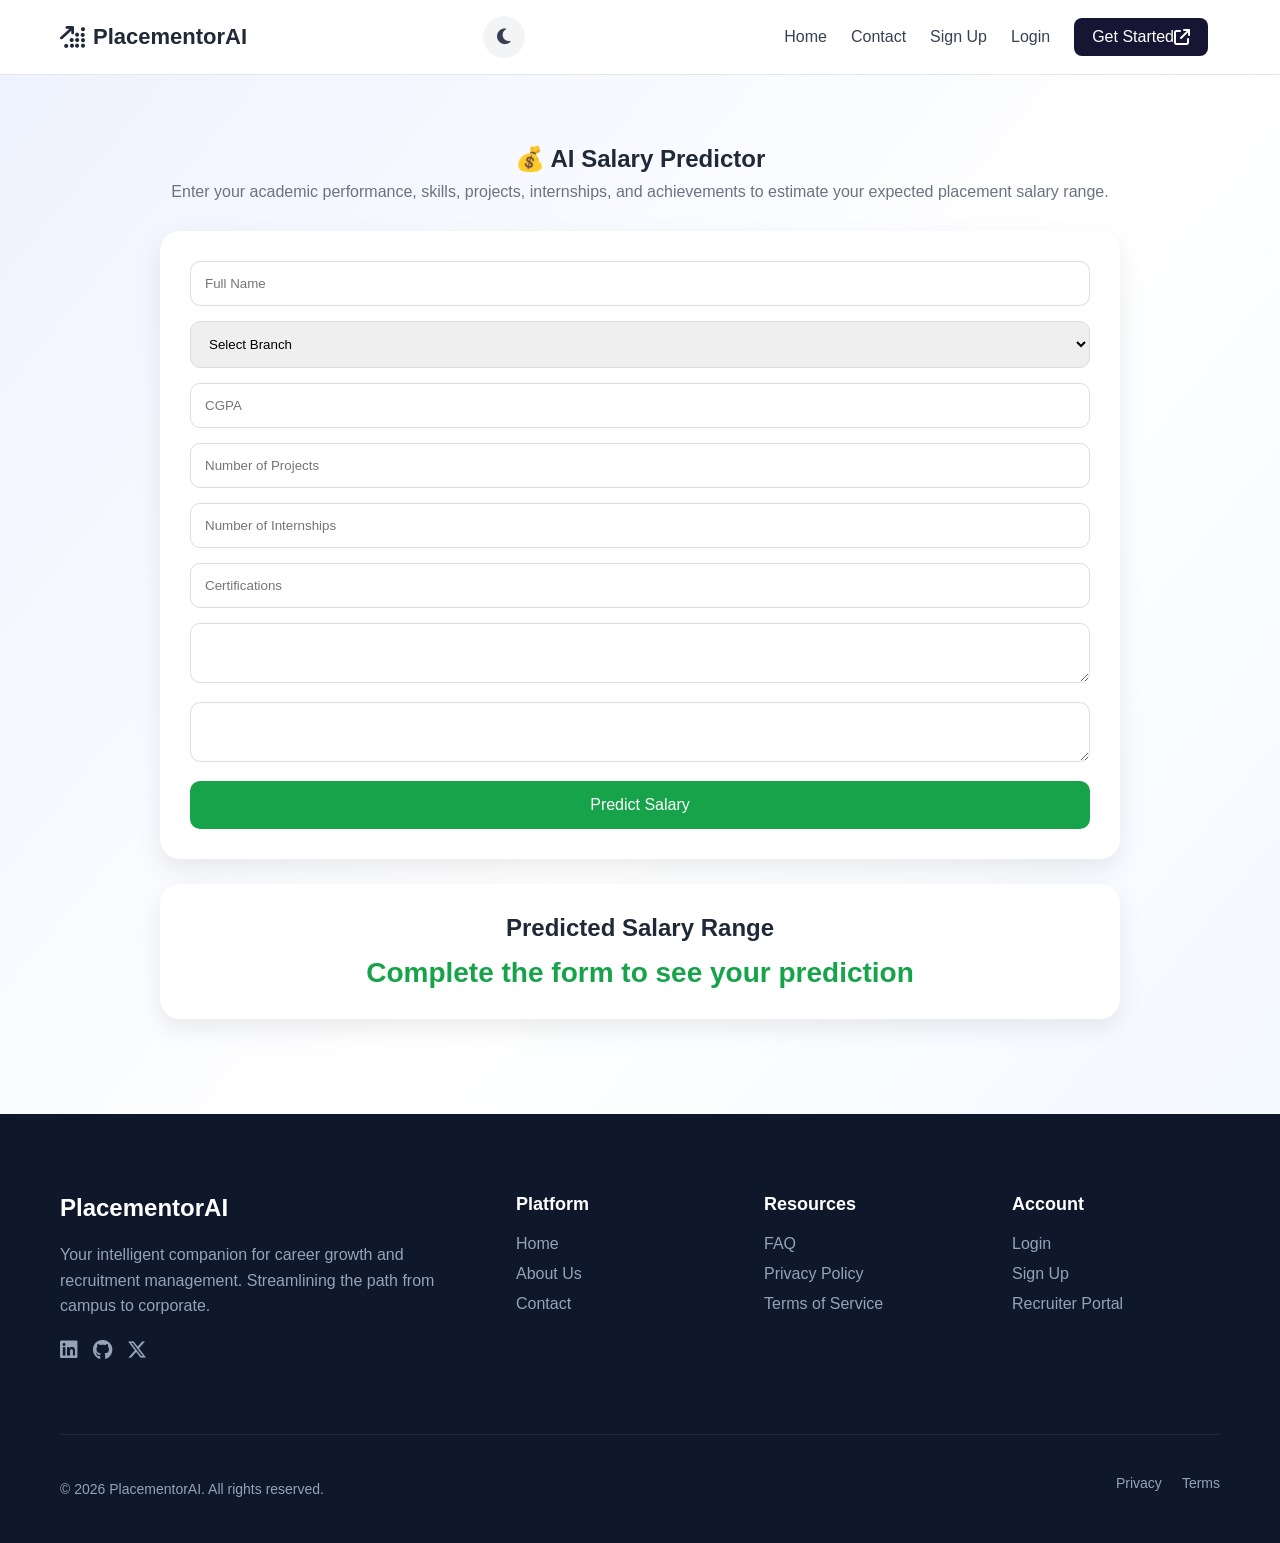
<file: frontend/salary-predictor.html>
<!DOCTYPE html>
<html lang="en">
<head>
    <meta charset="UTF-8">
    <meta name="viewport" content="width=device-width, initial-scale=1.0">
    <title>Salary Predictor</title>
    <link rel="stylesheet"
href="https://cdnjs.cloudflare.com/ajax/libs/font-awesome/6.5.0/css/all.min.css">
    <link rel="stylesheet" href="style.css">
    <style>
        .salary-predictor{
    max-width:1000px;
    margin:50px auto;
    padding:20px;
}

.predictor-card,
.result-card{
    background:white;
    padding:30px;
    border-radius:20px;
    box-shadow:0 10px 25px rgba(0,0,0,.08);
    margin-bottom:25px;
}

.predictor-card input,
.predictor-card select,
.predictor-card textarea{
    width:100%;
    padding:14px;
    margin-bottom:15px;
    border:1px solid #ddd;
    border-radius:10px;
}

.predictor-card button{
    width:100%;
    padding:15px;
    border:none;
    background:#16a34a;
    color:white;
    border-radius:10px;
    font-size:16px;
    cursor:pointer;
}

.result-card{
    text-align:center;
}

#salaryResult{
    font-size:28px;
    font-weight:700;
    color:#16a34a;
    margin-top:15px;
}
.theme-toggle{
    width:42px;
    height:42px;
    border:none;
    border-radius:50%;
    cursor:pointer;
    background:#f3f4f6;
    font-size:18px;
    transition:.3s;
}

.theme-toggle:hover{
    transform:rotate(15deg);
}
/* Dark Mode */

body.dark-mode{
    background:#0f172a;
    color:#f8fafc;
}

body.dark-mode .resume-form,
body.dark-mode .resume-preview{
    background:#1e293b;
    color:#f8fafc;
}

body.dark-mode .resume-form input,
body.dark-mode .resume-form textarea{
    background:#334155;
    border:1px solid #475569;
    color:white;
}

body.dark-mode .resume-form input::placeholder,
body.dark-mode .resume-form textarea::placeholder{
    color:#cbd5e1;
}

body.dark-mode h1,
body.dark-mode h2,
body.dark-mode h3{
    color:white;
}

body.dark-mode hr{
    border-color:#475569;
}
/* Dark Mode for Salary Predictor */

body.dark-mode .predictor-card,
body.dark-mode .result-card{
    background:#1e293b;
    color:#f8fafc;
}

body.dark-mode .predictor-card input,
body.dark-mode .predictor-card select,
body.dark-mode .predictor-card textarea{
    background:#334155;
    border:1px solid #475569;
    color:white;
}

body.dark-mode .predictor-card input::placeholder,
body.dark-mode .predictor-card textarea::placeholder{
    color:#cbd5e1;
}

body.dark-mode .predictor-card select{
    color:white;
}

body.dark-mode #salaryResult{
    color:#4ade80;
}

body.dark-mode .theme-toggle{
    background:#334155;
    color:white;
}
    </style>
</head>
<body>
    <header class="header">
  <div class="container nav" style="position: relative;">
    <div class="logo">
      <i class="fa-solid fa-arrow-up-right-dots"></i> 
      <span>PlacementorAI</span>
    </div>
    <button id="theme-toggle" class="theme-toggle" aria-label="Toggle Theme">
  <i class="fa-solid fa-moon"></i>
</button>
    <button class="menu-toggle" id="mobile-menu-btn" aria-label="Toggle Navigation Menu">
      <i class="fa-solid fa-bars" id="menu-icon"></i>
    </button>

    <nav class="nav-menu" id="nav-links-target">
      <a href="index.html">Home</a>
      <a href="contact.html">Contact</a>
      <a href="register.html">Sign Up</a>
      <a href="login.html" class="login">Login</a>
      <a href="register.html" class="btn primary" style="color: #ffffff !important;">
        Get Started
        <i class="fa-solid fa-arrow-up-right-from-square" style="color: #ffffff !important;"></i>
      </a>    
    </nav>
  </div>
</header>

<section class="salary-predictor">

    <div style="text-align:center; margin-bottom:30px;">
    <h1>💰 AI Salary Predictor</h1>
    <p style="color:#6b7280; margin-top:10px;">
        Enter your academic performance, skills, projects,
        internships, and achievements to estimate your
        expected placement salary range.
    </p>
</div>

    <div class="predictor-card">

        <input type="text" id="name" placeholder="Full Name">

        <select id="branch">
            <option value="">Select Branch</option>
            <option value="cse">Computer Science</option>
            <option value="it">Information Technology</option>
            <option value="ece">ECE</option>
            <option value="eee">EEE</option>
            <option value="mech">Mechanical</option>
        </select>

        <input type="number" id="cgpa" placeholder="CGPA">

        <input type="number" id="projects" placeholder="Number of Projects">

        <input type="number" id="internships" placeholder="Number of Internships">

        <input type="number" id="certifications" placeholder="Certifications">

        <textarea id="skills"
            placeholder="Skills (Java, Python, React, AI, etc)">
        </textarea>

        <textarea id="achievements"
            placeholder="Achievements, Hackathons, Coding Contests">
        </textarea>

        <button onclick="predictSalary()">
            Predict Salary
        </button>

    </div>

    <div class="result-card" id="resultCard">

        <h2>Predicted Salary Range</h2>

        <div id="salaryResult">
            Complete the form to see your prediction
        </div>

    </div>

</section>

<footer>
  <div class="container">
    <div class="footer-grid">
      <div>
        <h3>PlacementorAI</h3>
        <p>Your intelligent companion for career growth and recruitment management. Streamlining the path from campus to corporate.</p>
        
          <div class="footer-social">
  <a href="https://www.linkedin.com" target="_blank" rel="noopener noreferrer">
    <i class="fa-brands fa-linkedin"></i>
  </a>

  <a href="https://github.com" target="_blank" rel="noopener noreferrer">
    <i class="fa-brands fa-github"></i>
  </a>

  <a href="https://x.com" target="_blank" rel="noopener noreferrer">
    <i class="fa-brands fa-x-twitter"></i>
  </a>
</div>
      </div>
      <div>
        <h4>Platform</h4>
        <a href="index.html">Home</a>
        <a href="About.html">About Us</a>
        <a href="contact.html">Contact</a>
      </div>
      <div>
        <h4>Resources</h4>
        <a href="javascript:void(0)" onclick="openPortal('faq')">FAQ</a>
        <a href="javascript:void(0)" onclick="openPortal('privacy')">Privacy Policy</a>
        <a href="javascript:void(0)" onclick="openPortal('terms')">Terms of Service</a>
      </div>
      <div>
        <h4>Account</h4>
        <a href="login.html">Login</a>
        <a href="register.html">Sign Up</a>
        <a href="register.html">Recruiter Portal</a>
      </div>
    </div>
    <div class="footer-bottom">
      <p class="copyright">&copy; 2026 PlacementorAI. All rights reserved.</p>
      <div style="display: flex; gap: 20px;">
        <a href="javascript:void(0)" onclick="openPortal('privacy')">Privacy</a>
        <a href="javascript:void(0)" onclick="openPortal('terms')">Terms</a>
      </div>
    </div>
  </div>
</footer>
<script>
function predictSalary(){

    let score = 0;

    const cgpa = parseFloat(document.getElementById("cgpa").value) || 0;
    const projects = parseInt(document.getElementById("projects").value) || 0;
    const internships = parseInt(document.getElementById("internships").value) || 0;
    const certifications = parseInt(document.getElementById("certifications").value) || 0;
    const skills =
        document.getElementById("skills").value.toLowerCase();

    score += cgpa * 5;
    score += projects * 3;
    score += internships * 8;
    score += certifications * 2;

    const premiumSkills = [
        "python",
        "java",
        "react",
        "node",
        "aws",
        "ai",
        "machine learning",
        "data science"
    ];

    premiumSkills.forEach(skill=>{
        if(skills.includes(skill)){
            score += 5;
        }
    });

    let prediction = "";

    if(score < 50){
        prediction = "₹3 LPA - ₹5 LPA";
    }
    else if(score < 80){
        prediction = "₹5 LPA - ₹8 LPA";
    }
    else if(score < 110){
        prediction = "₹8 LPA - ₹12 LPA";
    }
    else if(score < 140){
        prediction = "₹12 LPA - ₹18 LPA";
    }
    else{
        prediction = "₹18 LPA+";
    }

    document.getElementById("salaryResult").innerHTML =
        prediction;
}

</script>
<script>
const themeToggle = document.getElementById("theme-toggle");
const themeIcon = themeToggle.querySelector("i");

/* Load saved theme */
if(localStorage.getItem("theme") === "dark"){
    document.body.classList.add("dark-mode");
    themeIcon.classList.remove("fa-moon");
    themeIcon.classList.add("fa-sun");
}

themeToggle.addEventListener("click", () => {

    document.body.classList.toggle("dark-mode");

    if(document.body.classList.contains("dark-mode")){
        localStorage.setItem("theme","dark");
        themeIcon.classList.remove("fa-moon");
        themeIcon.classList.add("fa-sun");
    }
    else{
        localStorage.setItem("theme","light");
        themeIcon.classList.remove("fa-sun");
        themeIcon.classList.add("fa-moon");
    }

});
</script>
</body>
</html>
</file>
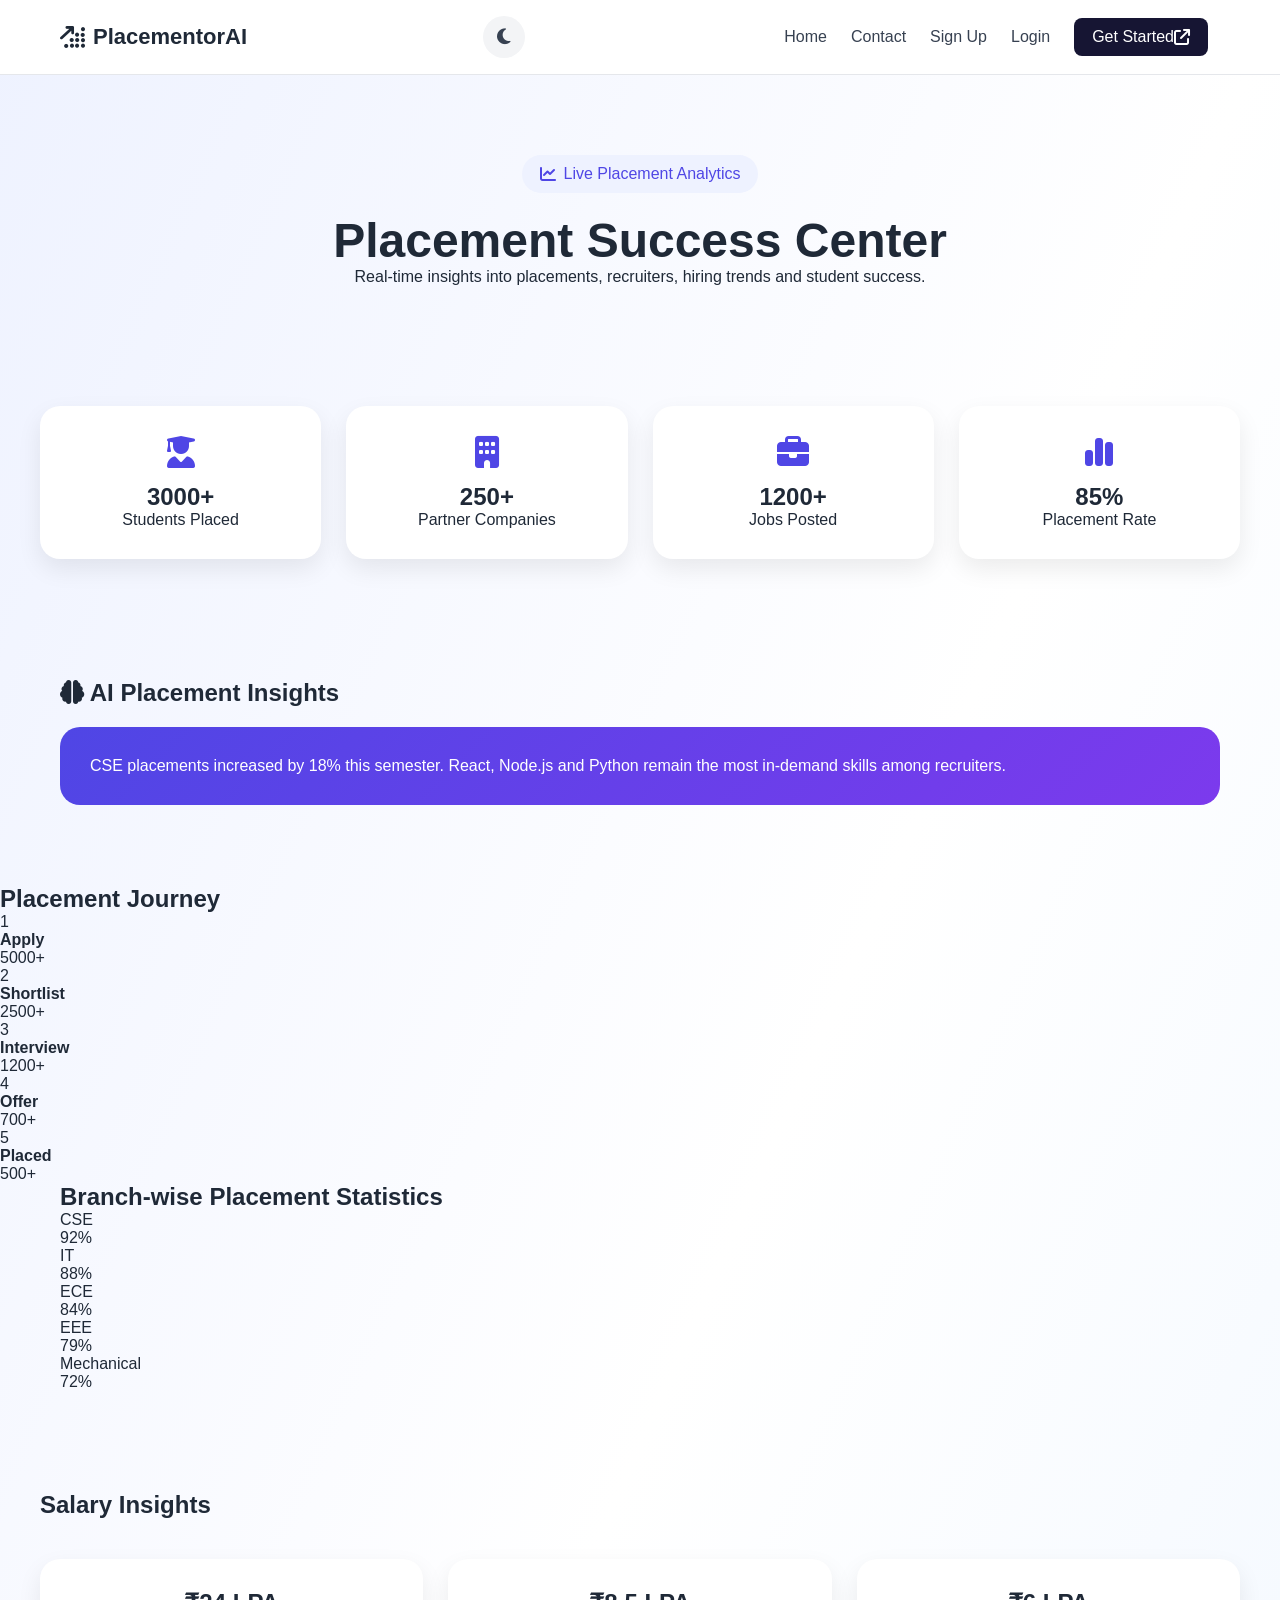
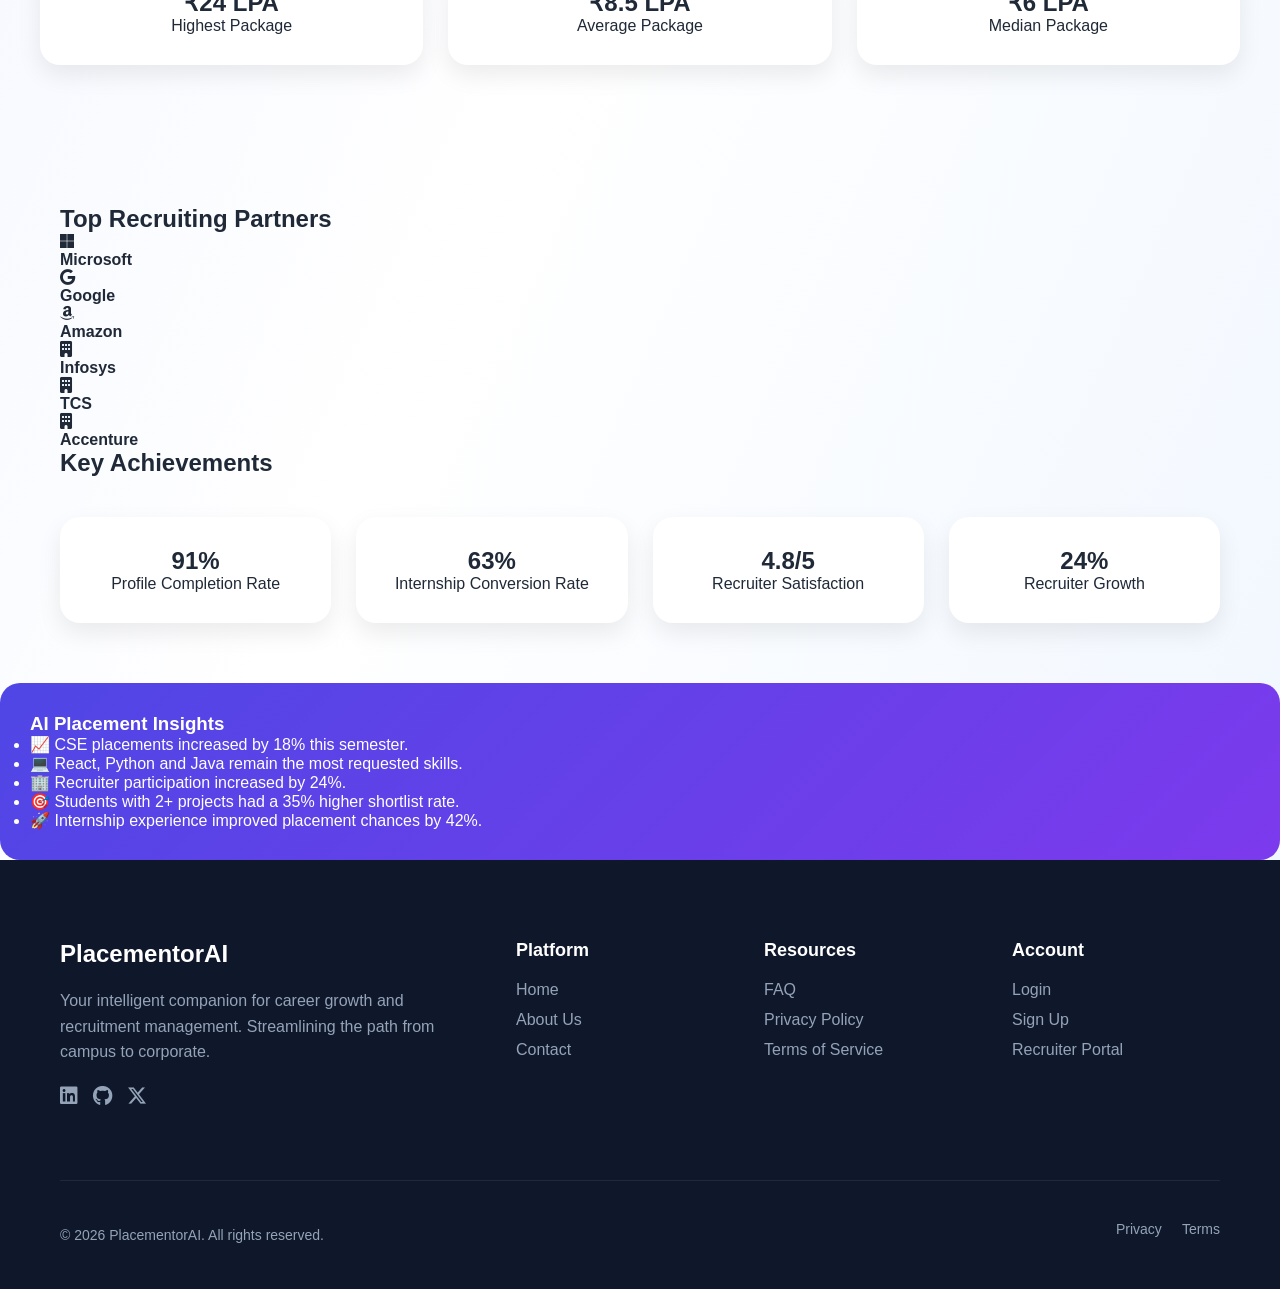
<file: frontend/success-metrics.html>
<!DOCTYPE html>
<html lang="en">
<head>
    <meta charset="UTF-8">
    <meta name="viewport" content="width=device-width, initial-scale=1.0">
    <title>Document</title>
    <link rel="stylesheet" href="style.css">
    <link rel="stylesheet"
href="https://cdnjs.cloudflare.com/ajax/libs/font-awesome/6.5.0/css/all.min.css">
</head>

<body>
    <header class="header">
  <div class="container nav" style="position: relative;">
    <div class="logo">
      <i class="fa-solid fa-arrow-up-right-dots"></i> 
      <span>PlacementorAI</span>
    </div>
    <button id="theme-toggle" class="theme-toggle" aria-label="Toggle Theme">
  <i class="fa-solid fa-moon"></i>
</button>
    <button class="menu-toggle" id="mobile-menu-btn" aria-label="Toggle Navigation Menu">
      <i class="fa-solid fa-bars" id="menu-icon"></i>
    </button>

    <nav class="nav-menu" id="nav-links-target">
      <a href="index.html">Home</a>
      <a href="contact.html">Contact</a>
      <a href="register.html">Sign Up</a>
      <a href="login.html" class="login">Login</a>
      <a href="register.html" class="btn primary" style="color: #ffffff !important;">
        Get Started
        <i class="fa-solid fa-arrow-up-right-from-square" style="color: #ffffff !important;"></i>
      </a>    
    </nav>
  </div>
</header>

<main>

<section class="metrics-hero">
    <div class="container">
        <span class="analytics-badge">
            <i class="fa-solid fa-chart-line"></i>
            Live Placement Analytics
        </span>

        <h1>Placement Success Center</h1>

        <p>
            Real-time insights into placements, recruiters,
            hiring trends and student success.
        </p>
    </div>
</section>

<section class="metrics-grid container">

    <div class="metric-card">
        <i class="fa-solid fa-user-graduate"></i>
        <h2>3000+</h2>
        <p>Students Placed</p>
    </div>

    <div class="metric-card">
        <i class="fa-solid fa-building"></i>
        <h2>250+</h2>
        <p>Partner Companies</p>
    </div>

    <div class="metric-card">
        <i class="fa-solid fa-briefcase"></i>
        <h2>1200+</h2>
        <p>Jobs Posted</p>
    </div>

    <div class="metric-card">
        <i class="fa-solid fa-chart-simple"></i>
        <h2>85%</h2>
        <p>Placement Rate</p>
    </div>

</section>

<section class="ai-insights container">

    <h2>
        <i class="fa-solid fa-brain"></i>
        AI Placement Insights
    </h2>

    <div class="insight-card">
        CSE placements increased by 18% this semester.
        React, Node.js and Python remain the most
        in-demand skills among recruiters.
    </div>

</section>

</main>
<section class="journey-section">

    <h2>Placement Journey</h2>

    <div class="journey-timeline">

        <div class="step">
            <div class="circle">1</div>
            <h4>Apply</h4>
            <p>5000+</p>
        </div>

        <div class="line"></div>

        <div class="step">
            <div class="circle">2</div>
            <h4>Shortlist</h4>
            <p>2500+</p>
        </div>

        <div class="line"></div>

        <div class="step">
            <div class="circle">3</div>
            <h4>Interview</h4>
            <p>1200+</p>
        </div>

        <div class="line"></div>

        <div class="step">
            <div class="circle">4</div>
            <h4>Offer</h4>
            <p>700+</p>
        </div>

        <div class="line"></div>

        <div class="step">
            <div class="circle">5</div>
            <h4>Placed</h4>
            <p>500+</p>
        </div>

    </div>

</section>

<section class="branch-stats container">

    <h2>Branch-wise Placement Statistics</h2>

    <div class="chart-container">

        <div class="bar-row">
            <span>CSE</span>
            <div class="bar">
                <div class="fill cse">92%</div>
            </div>
        </div>

        <div class="bar-row">
            <span>IT</span>
            <div class="bar">
                <div class="fill it">88%</div>
            </div>
        </div>

        <div class="bar-row">
            <span>ECE</span>
            <div class="bar">
                <div class="fill ece">84%</div>
            </div>
        </div>

        <div class="bar-row">
            <span>EEE</span>
            <div class="bar">
                <div class="fill eee">79%</div>
            </div>
        </div>

        <div class="bar-row">
            <span>Mechanical</span>
            <div class="bar">
                <div class="fill mech">72%</div>
            </div>
        </div>

    </div>

</section>

<section class="salary-section container">

    <h2>Salary Insights</h2>

    <div class="metrics-grid">

        <div class="metric-card">
            <h2>₹24 LPA</h2>
            <p>Highest Package</p>
        </div>

        <div class="metric-card">
            <h2>₹8.5 LPA</h2>
            <p>Average Package</p>
        </div>

        <div class="metric-card">
            <h2>₹6 LPA</h2>
            <p>Median Package</p>
        </div>

    </div>

</section>

<section class="recruiters-section container">

    <h2>Top Recruiting Partners</h2>

    <div class="recruiters-grid">

        <div class="recruiter-card">
            <i class="fa-brands fa-microsoft"></i>
            <h4>Microsoft</h4>
        </div>

        <div class="recruiter-card">
            <i class="fa-brands fa-google"></i>
            <h4>Google</h4>
        </div>

        <div class="recruiter-card">
            <i class="fa-brands fa-amazon"></i>
            <h4>Amazon</h4>
        </div>

        <div class="recruiter-card">
            <i class="fa-solid fa-building"></i>
            <h4>Infosys</h4>
        </div>

        <div class="recruiter-card">
            <i class="fa-solid fa-building"></i>
            <h4>TCS</h4>
        </div>

        <div class="recruiter-card">
            <i class="fa-solid fa-building"></i>
            <h4>Accenture</h4>
        </div>

    </div>

</section>
<section class="achievements container">

    <h2>Key Achievements</h2>

    <div class="metrics-grid">

        <div class="metric-card">
            <h2>91%</h2>
            <p>Profile Completion Rate</p>
        </div>

        <div class="metric-card">
            <h2>63%</h2>
            <p>Internship Conversion Rate</p>
        </div>

        <div class="metric-card">
            <h2>4.8/5</h2>
            <p>Recruiter Satisfaction</p>
        </div>

        <div class="metric-card">
            <h2>24%</h2>
            <p>Recruiter Growth</p>
        </div>

    </div>

</section>

<div class="insight-card">

    <h3>AI Placement Insights</h3>

    <ul>
        <li>📈 CSE placements increased by 18% this semester.</li>
        <li>💻 React, Python and Java remain the most requested skills.</li>
        <li>🏢 Recruiter participation increased by 24%.</li>
        <li>🎯 Students with 2+ projects had a 35% higher shortlist rate.</li>
        <li>🚀 Internship experience improved placement chances by 42%.</li>
    </ul>

</div>

<footer>
  <div class="container">
    <div class="footer-grid">
      <div>
        <h3>PlacementorAI</h3>
        <p>Your intelligent companion for career growth and recruitment management. Streamlining the path from campus to corporate.</p>
        
          <div class="footer-social">
  <a href="https://www.linkedin.com" target="_blank" rel="noopener noreferrer">
    <i class="fa-brands fa-linkedin"></i>
  </a>

  <a href="https://github.com" target="_blank" rel="noopener noreferrer">
    <i class="fa-brands fa-github"></i>
  </a>

  <a href="https://x.com" target="_blank" rel="noopener noreferrer">
    <i class="fa-brands fa-x-twitter"></i>
  </a>
</div>
      </div>
      <div>
        <h4>Platform</h4>
        <a href="index.html">Home</a>
        <a href="About.html">About Us</a>
        <a href="contact.html">Contact</a>
      </div>
      <div>
        <h4>Resources</h4>
        <a href="javascript:void(0)" onclick="openPortal('faq')">FAQ</a>
        <a href="javascript:void(0)" onclick="openPortal('privacy')">Privacy Policy</a>
        <a href="javascript:void(0)" onclick="openPortal('terms')">Terms of Service</a>
      </div>
      <div>
        <h4>Account</h4>
        <a href="login.html">Login</a>
        <a href="register.html">Sign Up</a>
        <a href="register.html">Recruiter Portal</a>
      </div>
    </div>
    <div class="footer-bottom">
      <p class="copyright">&copy; 2026 PlacementorAI. All rights reserved.</p>
      <div style="display: flex; gap: 20px;">
        <a href="javascript:void(0)" onclick="openPortal('privacy')">Privacy</a>
        <a href="javascript:void(0)" onclick="openPortal('terms')">Terms</a>
      </div>
    </div>
  </div>
</footer>
<script src="script.js"></script>
</body>
</html>
</file>
<file: frontend/style.css>
/* BASE */
    * { margin: 0; padding: 0; box-sizing: border-box; font-family: Inter, sans-serif; }
    body { background: linear-gradient(to bottom right, #eef2ff, #ffffff, #eff6ff); color: #1f2937; }
    .container { max-width: 1200px; margin: auto; padding: 0 20px; }

    /* HEADER & RESPONSIVE NAVBAR */
    .header { background: #fff; padding: 16px 0; border-bottom: 1px solid #e5e7eb; position: sticky; top: 0; z-index: 1000; }
    .nav { display: flex; justify-content: space-between; align-items: center; }
    .logo { font-size: 22px; font-weight: 700; display: flex; align-items: center; gap: 8px; }
    
    /* Navigation Menu Links Wrapper */
    .nav-menu { display: flex; align-items: center; }
    .nav-menu a { margin: 0 12px; text-decoration: none; color: #374151; font-weight: 500; transition: color 0.2s; }
    .nav-menu a:hover { color: #4f46e5; }
    .login { color: #4f46e5; }
    
    .btn { padding: 10px 18px; border-radius: 8px; border: none; cursor: pointer; font-weight: 500; display: inline-flex; align-items: center; text-decoration: none; }
    .primary { background: #161533; color: #fff !important; }
    .primary:hover { background: #23214d; color: #fff !important; }
    .secondary { background: #e5e7eb; color: #374151; }

    /* Mobile Hamburger Menu Toggle Button Button */
    .menu-toggle { display: none; background: none; border: none; font-size: 24px; color: #374151; cursor: pointer; }

    /* HERO */
    .hero { display: grid; grid-template-columns: 1fr 1fr; gap: 50px; padding: 80px 0; align-items: center; }
    .badge { display: inline-block; background: #e0e7ff; color: #4338ca; padding: 6px 14px; border-radius: 999px; margin-bottom: 20px; font-weight: 500; }
    .hero h1 { font-size: 42px; line-height: 1.2; margin-bottom: 20px; font-weight: 700; }
    .hero p { font-size: 18px; color: #6b7280; line-height: 1.5; }

    .features { display: grid; grid-template-columns: repeat(2,1fr); gap: 16px; margin: 30px 0; }
    .feature {
      display: flex;
      gap: 12px;
      background: #fff;
      padding: 14px;
      border-radius: 12px;
      align-items: center;
      transition: transform 0.2s ease, box-shadow 0.2s ease;
    }

    .feature:hover {
      transform: translateY(-3px);
      box-shadow: 0 8px 20px rgba(0,0,0,0.08);
    }    
    .feature h4 { font-size: 16px; font-weight: 600; margin-bottom: 4px; }
    .feature p { font-size: 14px; color: #6b7280; }

    .cta { display: flex; gap: 14px; margin-top: 20px; }
    .cta button { flex: 1; text-align: center; }

    /* HERO IMAGE */
    .hero-right { position: relative; top: -8px; }
    .hero-right img {
      width: 100%;
      height: auto;
      max-height: 420px;
      object-fit: cover;
      display: block;
      border-radius: 20px;
    }

    .hero-img-wrapper { position: relative; border-radius: 20px; overflow: hidden; }
    .hero-img-wrapper::after {
      content: "";
      position: absolute;
      inset: 0;
      background: linear-gradient(
        to bottom right,
        rgba(79,70,229,0.08),
        rgba(255,255,255,0.02)
      );
    }

    .stats-card { position: absolute; bottom: -32px; left: -32px; background: #ffffff; padding: 16px 20px; border-radius: 14px; display: flex; align-items: center; gap: 12px; box-shadow: 0 12px 24px rgba(0,0,0,0.12); z-index: 10; }
    .stats-card strong { font-size: 24px; font-weight: 700; color: #111827; }
    .stats-card span { display: block; font-size: 14px; color: #6b7280; }
    .stats-card div { text-align: center; }

    /* FOOTER */
    footer { background: #0f172a; color: #f8fafc; padding: 80px 0 40px; }
    .footer-grid { display: grid; grid-template-columns: 2fr 1fr 1fr 1fr; gap: 40px; margin-bottom: 60px; }
    footer h3 { font-size: 24px; margin-bottom: 20px; color: #fff; }
    footer h4 { font-size: 18px; margin-bottom: 20px; color: #fff; }
    footer p { color: #94a3b8; line-height: 1.6; }
    footer a { color: #94a3b8; text-decoration: none; margin-bottom: 12px; display: block; transition: color 0.2s; }
    footer a:hover { color: #4f46e5; }
    .footer-social { display: flex; gap: 15px; margin-top: 20px; }
    .footer-social a { font-size: 20px; color: #94a3b8; }
    .footer-social a:hover { color: #fff; }
    .footer-bottom { border-top: 1px solid #1e293b; padding-top: 40px; display: flex; justify-content: space-between; align-items: center; color: #64748b; font-size: 14px; }
    .copyright { margin-top: 0; }

    /* DOCUMENTATION PORTAL */
    .portal-overlay { position: fixed; inset: 0; background: rgba(15, 23, 42, 0.8); backdrop-filter: blur(8px); z-index: 2000; display: none; align-items: center; justify-content: center; padding: 20px; }
    .portal-content { background: rgba(255, 255, 255, 0.98); width: 100%; max-width: 800px; max-height: 90vh; border-radius: 24px; overflow: hidden; display: flex; flex-direction: column; box-shadow: 0 25px 50px -12px rgba(0, 0, 0, 0.5); border: 1px solid rgba(255, 255, 255, 0.3); animation: slideUp 0.4s ease-out; }
    @keyframes slideUp { from { transform: translateY(30px); opacity: 0; } to { transform: translateY(0); opacity: 1; } }
    .portal-header { padding: 24px 32px; border-bottom: 1px solid #e2e8f0; display: flex; justify-content: space-between; align-items: center; }
    .portal-nav { display: flex; gap: 12px; padding: 12px 32px; background: #f8fafc; border-bottom: 1px solid #e2e8f0; }
    .portal-nav-btn { background: none; border: none; padding: 8px 16px; border-radius: 8px; cursor: pointer; font-weight: 500; color: #64748b; transition: all 0.2s; }
    .portal-nav-btn.active { background: #4f46e5; color: #fff; }
    .portal-body { padding: 32px; overflow-y: auto; color: #334155; line-height: 1.7; }
    .portal-body h2 { margin-bottom: 16px; color: #0f172a; font-size: 24px; }
    .portal-body section { margin-bottom: 32px; }
    .portal-body section h3 { font-size: 18px; margin-bottom: 12px; color: #1e293b; }
    .close-portal { cursor: pointer; font-size: 24px; color: #64748b; transition: color 0.2s; }
    .close-portal:hover { color: #ef4444; }

    /* RESPONSIVE BREAKPOINTS WITH MOBILE DROPDOWN NAVIGATION FIX */
    @media (max-width: 768px) {
      .menu-toggle { display: block; }
      
      .nav-menu {
        display: none;
        flex-direction: column;
        position: absolute;
        top: 100%;
        left: 0;
        width: 100%;
        background: #ffffff;
        padding: 20px;
        box-shadow: 0 8px 16px rgba(0,0,0,0.1);
        border-top: 1px solid #f3f4f6;
        gap: 16px;
        text-align: center;
      }
      
      .nav-menu.active { display: flex; }
      .nav-menu a { margin: 8px 0; width: 100%; font-size: 16px; }
      .nav-menu .btn { width: 100%; justify-content: center; }

      .hero { grid-template-columns: 1fr; gap: 30px; text-align: center; }
      .hero-left { order: 2; }
      .hero-right { order: 1; }
      .features { grid-template-columns: 1fr; }
      .feature-wide { grid-column: span 1; }
      .cta { flex-direction: column; }
      .stats-card { left: 50%; transform: translateX(-50%); bottom: -24px; }

      .footer-grid { grid-template-columns: 1fr 1fr; }
      .footer-bottom { flex-direction: column; gap: 20px; text-align: center; }
    }

    @media (max-width: 480px) {
      .footer-grid { grid-template-columns: 1fr; }
    }
    /* Theme Toggle Button */
.theme-toggle{
  background: #f3f4f6;
  border: none;
  width: 42px;
  height: 42px;
  border-radius: 50%;
  cursor: pointer;
  font-size: 18px;
  color: #374151;
  transition: all 0.3s ease;
  margin-right: 12px;
}

.theme-toggle:hover{
  transform: rotate(15deg);
  background: #e5e7eb;
}
/* DARK MODE */

body.dark-mode{
  background: #0f172a;
  color: #f8fafc;
}

/* Header */
body.dark-mode .header{
  background: #1e293b;
  border-bottom: 1px solid #334155;
}

body.dark-mode .nav-menu a,
body.dark-mode .logo,
body.dark-mode .menu-toggle{
  color: #f8fafc;
}

/* Hero Features */
body.dark-mode .feature,
body.dark-mode .stats-card{
  background: #1e293b;
  color: #f8fafc;
}

body.dark-mode .feature p,
body.dark-mode .hero p{
  color: #cbd5e1;
}

/* Buttons */
body.dark-mode .secondary{
  background: #334155;
  color: #fff;
}

/* Documentation Portal */
body.dark-mode .portal-content{
  background: #1e293b;
}

body.dark-mode .portal-body,
body.dark-mode .portal-header h2,
body.dark-mode .portal-body h2,
body.dark-mode .portal-body h3{
  color: #f8fafc;
}

body.dark-mode .portal-nav{
  background: #0f172a;
}

body.dark-mode .portal-nav-btn{
  color: #cbd5e1;
}

/* Mobile Menu */
body.dark-mode .nav-menu{
  background: #1e293b;
}

/* Footer */
body.dark-mode footer{
  background: #020617;
}
.metrics-hero{
    text-align:center;
    padding:80px 20px;
}

.analytics-badge{
    background:#eef2ff;
    color:#4f46e5;
    padding:10px 18px;
    border-radius:999px;
    display:inline-flex;
    gap:8px;
    align-items:center;
}

.metrics-hero h1{
    margin-top:20px;
    font-size:3rem;
}

.metrics-grid{
    display:grid;
    grid-template-columns:repeat(auto-fit,minmax(220px,1fr));
    gap:25px;
    padding:40px 0;
}

.metric-card{
    background:white;
    border-radius:20px;
    padding:30px;
    text-align:center;
    box-shadow:0 10px 25px rgba(0,0,0,.08);
    transition:.3s;
}

.metric-card:hover{
    transform:translateY(-8px);
}

.metric-card i{
    font-size:32px;
    color:#4f46e5;
    margin-bottom:15px;
}

.ai-insights{
    margin:80px auto;
}

.insight-card{
    margin-top:20px;
    background:linear-gradient(135deg,#4f46e5,#7c3aed);
    color:white;
    padding:30px;
    border-radius:20px;
}
body.dark-mode{
    background:#0f172a;
    color:#f8fafc;
}

body.dark-mode .metric-card{
    background:#1e293b;
}

body.dark-mode .metric-card p,
body.dark-mode .metrics-hero p{
    color:#cbd5e1;
}

body.dark-mode .metric-card h2,
body.dark-mode .metrics-hero h1{
    color:#fff;
}
.success{
    display: flex;
    justify-content: center;
    align-items: center;
    margin: 30px 0;
}
.resume-builder-section{
  padding:100px 0;
}

.resume-content{
  display:grid;
  grid-template-columns:1fr 1fr;
  gap:60px;
  align-items:center;
}

.resume-badge{
  display:inline-flex;
  align-items:center;
  gap:8px;
  padding:8px 16px;
  background:#e0e7ff;
  color:#4338ca;
  border-radius:999px;
  font-weight:600;
}

.resume-left h2{
  margin-top:20px;
  font-size:42px;
  line-height:1.2;
}

.resume-left p{
  margin-top:20px;
  color:#6b7280;
  line-height:1.7;
}

.resume-features{
  margin-top:25px;
  display:grid;
  grid-template-columns:repeat(2,1fr);
  gap:15px;
}

.resume-feature{
  display:flex;
  gap:10px;
  align-items:center;
  font-weight:500;
}

.resume-feature i{
  color:#10b981;
}

.resume-btn{
  margin-top:30px;
  display:inline-flex;
  align-items:center;
  gap:10px;
  background:#4f46e5;
  color:white;
  text-decoration:none;
  padding:14px 28px;
  border-radius:12px;
  font-weight:600;
  transition:0.3s;
}

.resume-btn:hover{
  background:#3730a3;
  transform:translateY(-3px);
}

.resume-preview{
  background:white;
  padding:30px;
  border-radius:20px;
  box-shadow:0 20px 40px rgba(0,0,0,.08);
}

.resume-header{
  height:60px;
  background:#4f46e5;
  border-radius:10px;
  margin-bottom:25px;
}

.resume-line{
  height:12px;
  background:#e5e7eb;
  border-radius:10px;
  margin-bottom:15px;
}

.resume-line.long{
  width:100%;
}

.resume-line.medium{
  width:70%;
}

.resume-line.short{
  width:45%;
}
body.dark-mode .resume-preview{
  background:#1e293b;
}

body.dark-mode .resume-line{
  background:#475569;
}

body.dark-mode .resume-left h2{
  color:white;
}

body.dark-mode .resume-left p{
  color:#cbd5e1;
}

.salary-section{
    padding:100px 0;
}

.salary-card{
    display:grid;
    grid-template-columns:1fr 1fr;
    gap:50px;
    align-items:center;
}

.salary-badge{
    display:inline-flex;
    align-items:center;
    gap:8px;
    padding:8px 16px;
    background:#dcfce7;
    color:#15803d;
    border-radius:999px;
    font-weight:600;
}

.salary-left h2{
    margin-top:20px;
    font-size:42px;
    line-height:1.2;
}

.salary-left p{
    margin-top:15px;
    color:#6b7280;
    line-height:1.8;
}

.salary-features{
    margin-top:25px;
    display:grid;
    grid-template-columns:repeat(2,1fr);
    gap:15px;
}

.salary-feature{
    display:flex;
    align-items:center;
    gap:10px;
    font-weight:500;
}

.salary-feature i{
    color:#16a34a;
}

.salary-btn{
    display:inline-flex;
    align-items:center;
    gap:10px;
    margin-top:30px;
    padding:14px 28px;
    background:#16a34a;
    color:white;
    text-decoration:none;
    border-radius:12px;
    font-weight:600;
    transition:.3s;
}

.salary-btn:hover{
    background:#15803d;
    transform:translateY(-3px);
}

.salary-preview{
    background:white;
    padding:40px;
    border-radius:20px;
    box-shadow:0 15px 30px rgba(0,0,0,.08);
    text-align:center;
}

.salary-amount{
    font-size:48px;
    font-weight:700;
    color:#16a34a;
    margin:20px 0;
}

.salary-range{
    margin-top:15px;
    padding:10px;
    background:#f0fdf4;
    border-radius:10px;
}
body.dark-mode .salary-preview{
    background:#1e293b;
    color:white;
}

body.dark-mode .salary-left p{
    color:#cbd5e1;
}

body.dark-mode .salary-left h2{
    color:white;
}

body.dark-mode .salary-range{
    background:#14532d;
    color:white;
.feature-card{
    max-width: 900px;
    margin: 60px auto;
    padding: 40px;
    text-align: center;
    background: linear-gradient(135deg, #ffffff, #f8faff);
    border-radius: 24px;
    box-shadow: 0 15px 35px rgba(0,0,0,0.08);
    transition: all 0.3s ease;
    border: 1px solid #e5e7eb;
}

.feature-card:hover{
    transform: translateY(-8px);
    box-shadow: 0 25px 45px rgba(79,70,229,0.15);
}

.feature-card i{
    font-size: 3rem;
    color: #4f46e5;
    margin-bottom: 20px;
    background: #eef2ff;
    width: 90px;
    height: 90px;
    border-radius: 50%;
    display: inline-flex;
    align-items: center;
    justify-content: center;
}

.feature-card h3{
    font-size: 2rem;
    margin-bottom: 15px;
    color: #111827;
}

.feature-card p{
    max-width: 650px;
    margin: 0 auto 25px;
    color: #6b7280;
    font-size: 1.05rem;
    line-height: 1.8;
}

.feature-card .btn{
    display: inline-flex;
    align-items: center;
    gap: 10px;
    background: #4f46e5;
    color: white;
    text-decoration: none;
    padding: 14px 28px;
    border-radius: 12px;
    font-weight: 600;
    transition: 0.3s ease;
}

.feature-card .btn:hover{
    background: #3730a3;
    transform: translateY(-3px);
}
body.dark-mode .feature-card{
    background: #1e293b;
    border: 1px solid #334155;
    box-shadow: 0 15px 35px rgba(0,0,0,0.3);
}

body.dark-mode .feature-card h3{
    color: white;
}

body.dark-mode .feature-card p{
    color: #cbd5e1;
}

.placement-funnel,
.branch-stats,
.salary-section,
.recruiters,
.achievements{
    padding:80px 0;
}

.placement-funnel h2,
.branch-stats h2,
.salary-section h2,
.recruiters h2,
.achievements h2{
    text-align:center;
    margin-bottom:40px;
}

.funnel-grid,
.recruiter-grid{
    display:grid;
    grid-template-columns:repeat(auto-fit,minmax(180px,1fr));
    gap:20px;
}

.funnel-card,
.recruiter-card{
    background:white;
    padding:25px;
    border-radius:16px;
    text-align:center;
    box-shadow:0 8px 20px rgba(0,0,0,.08);
}

.branch-table{
    width:100%;
    border-collapse:collapse;
}

.branch-table th,
.branch-table td{
    padding:15px;
    border-bottom:1px solid #ddd;
    text-align:center;
}
.chart-container{
    max-width:900px;
    margin:40px auto;
}

.bar-row{
    display:flex;
    align-items:center;
    margin:25px 0;
    gap:20px;
}

.bar-row span{
    width:120px;
    font-weight:600;
}

.bar{
    flex:1;
    height:35px;
    background:#e5e7eb;
    border-radius:50px;
    overflow:hidden;
}

.fill{
    height:100%;
    display:flex;
    align-items:center;
    justify-content:flex-end;
    padding-right:15px;
    color:white;
    font-weight:600;
    border-radius:50px;
}

.cse{width:92%;background:#4f46e5;}
.it{width:88%;background:#6366f1;}
.ece{width:84%;background:#7c3aed;}
.eee{width:79%;background:#8b5cf6;}
.mech{width:72%;background:#a855f7;}
.journey-section{
    padding:80px 0;
    text-align:center;
}

.journey-timeline{
    display:flex;
    justify-content:center;
    align-items:center;
    flex-wrap:wrap;
    margin-top:50px;
}

.step{
    text-align:center;
}

.circle{
    width:70px;
    height:70px;
    background:#4f46e5;
    color:white;
    border-radius:50%;
    display:flex;
    justify-content:center;
    align-items:center;
    font-size:24px;
    font-weight:bold;
    margin:auto;
}

.line{
    width:80px;
    height:4px;
    background:#4f46e5;
}
.recruiters-section{
    padding:80px 0;
    text-align:center;
}

.recruiters-grid{
    display:grid;
    grid-template-columns:repeat(auto-fit,minmax(220px,1fr));
    gap:25px;
    margin-top:40px;
}

.recruiter-card{
    background:white;
    padding:30px 20px;
    border-radius:20px;
    box-shadow:0 10px 25px rgba(0,0,0,.08);
    transition:all .3s ease;
    cursor:pointer;
}

.recruiter-card:hover{
    transform:translateY(-8px);
    box-shadow:0 20px 40px rgba(79,70,229,.2);
}

.recruiter-card i{
    font-size:48px;
    color:#4f46e5;
    margin-bottom:15px;
}

.recruiter-card h4{
    margin:0;
    font-size:18px;
}
.recruiters-grid{
    display:flex;
    gap:20px;
    overflow-x:auto;
    padding:10px;
}

.recruiter-card{
    min-width:220px;
    flex-shrink:0;
}
body.dark-mode .recruiter-card{
    background:#1e293b;
    color:white;
}

body.dark-mode .recruiter-card:hover{
    box-shadow:0 20px 40px rgba(124,58,237,0.35);
body.dark-mode .feature-card i{
    background: #312e81;
    color: #c4b5fd;
}
</file>
<file: frontend/css/style.css>
/* BASE */
* {
  margin: 0;
  padding: 0;
  box-sizing: border-box;
  font-family: Inter, sans-serif;
}

body {
  background: linear-gradient(to bottom right, #eef2ff, #ffffff, #eff6ff);
  color: #1f2937;
}

.container {
  max-width: 1200px;
  margin: auto;
  padding: 0 20px;
}

/* HEADER */
.header {
  background: #fff;
  padding: 16px 0;
}

.nav {
  display: flex;
  justify-content: space-between;
  align-items: center;
}

.logo {
  font-size: 22px;
  font-weight: 700;
}

nav a {
  margin: 0 12px;
  text-decoration: none;
  color: #374151;
  font-weight: 500;
}

.login {
  color: #4f46e5;
}

.btn {
  padding: 10px 18px;
  border-radius: 8px;
  border: none;
  cursor: pointer;
  font-weight: 500;
}

.primary {
  background: #4f46e5;
  color: #fff;
}

.secondary {
  background: #e5e7eb;
  color: #374151;
}

/* HERO */
.hero {
  display: grid;
  grid-template-columns: 1fr 1fr;
  gap: 50px;
  padding: 80px 0;
  align-items: center;
}

.badge {
  display: inline-block;
  background: #e0e7ff;
  color: #4338ca;
  padding: 6px 14px;
  border-radius: 999px;
  margin-bottom: 20px;
  font-weight: 500;
}

.hero h1 {
  font-size: 42px;
  line-height: 1.2;
  margin-bottom: 20px;
  font-weight: 700;
}

.hero p {
  font-size: 18px;
  color: #6b7280;
  line-height: 1.5;
}

.features {
  display: grid;
  grid-template-columns: repeat(2,1fr);
  gap: 16px;
  margin: 30px 0;
}

.feature {
  display: flex;
  gap: 12px;
  background: #fff;
  padding: 14px;
  border-radius: 12px;
  align-items: center;
}

.feature h4 {
  font-size: 16px;
  font-weight: 600;
  margin-bottom: 4px;
}

.feature p {
  font-size: 14px;
  color: #6b7280;
}

/* CTA BUTTONS */
.cta {
  display: flex;
  gap: 14px;
  margin-top: 20px;
}

.cta button {
  flex: 1;
  text-align: center;
}

/* HERO IMAGE */
.hero-right {
  position: relative;
}

.hero-right img {
  width: 100%;
  height: auto;
  display: block;
  border-radius: 20px;
}

.stats-card {
  position: absolute;
  bottom: -32px;
  left: -32px;
  background: #ffffff;
  padding: 16px 20px;
  border-radius: 14px;
  display: flex;
  align-items: center;
  gap: 12px;
  box-shadow: 0 20px 40px rgba(0, 0, 0, 0.15);
  z-index: 10;
}

.stats-card strong {
  font-size: 24px;
  font-weight: 700;
  color: #111827;
}

.stats-card span {
  display: block;
  font-size: 14px;
  color: #6b7280;
}

/* WHY SECTION */
.why {
  padding: 120px 0 60px;
  text-align: center;
}

/* FOOTER */
footer {
  background: #0f172a;
  color: #cbd5f5;
  padding: 50px 0;
}

.footer-grid {
  display: grid;
  grid-template-columns: repeat(4,1fr);
  gap: 40px;
}

footer a {
  display: block;
  color: #94a3b8;
  text-decoration: none;
  margin-top: 8px;
}

.copyright {
  text-align: center;
  margin-top: 40px;
  font-size: 14px;
  color: #94a3b8;
}

/* MODAL */
.modal {
  position: fixed;
  inset: 0;
  display: none;
  background: rgba(0,0,0,0.5);
  align-items: center;
  justify-content: center;
}

.modal-box {
  background: #fff;
  padding: 30px;
  border-radius: 16px;
  width: 360px;
}

.modal-box input {
  width: 100%;
  padding: 10px;
  margin: 10px 0;
}

.modal-actions {
  display: flex;
  gap: 10px;
  margin-top: 20px;
}

/* RESPONSIVE */
@media (max-width: 1024px) {
  .hero {
    grid-template-columns: 1fr;
    gap: 30px;
    text-align: center;
  }
  .hero-left {
    order: 2;
  }
  .hero-right {
    order: 1;
  }
  .features {
    grid-template-columns: 1fr;
  }
  .cta {
    flex-direction: column;
  }
  .stats-card {
    left: 50%;
    transform: translateX(-50%);
    bottom: -24px;
  }
}
/* DARK MODE */

body.dark-mode {
  background: #0f172a !important;
  color: #f8fafc !important;
}

body.dark-mode .header,
body.dark-mode .hero,
body.dark-mode footer {
  background: #0f172a !important;
}

body.dark-mode nav a,
body.dark-mode .logo,
body.dark-mode h1,
body.dark-mode h3,
body.dark-mode h4,
body.dark-mode p,
body.dark-mode span {
  color: #f8fafc !important;
}

body.dark-mode .feature,
body.dark-mode .feature-wide,
body.dark-mode .stats-card,
body.dark-mode .modal-box {
  background: #1e293b !important;
  color: white !important;
}

body.dark-mode .secondary {
  background: #334155 !important;
  color: white !important;
}

body.dark-mode .badge {
  background: #312e81 !important;
  color: #c7d2fe !important;
}

body.dark-mode .hero p,
body.dark-mode .feature p,
body.dark-mode .feature-wide p {
  color: #cbd5e1 !important;
}
</file>
